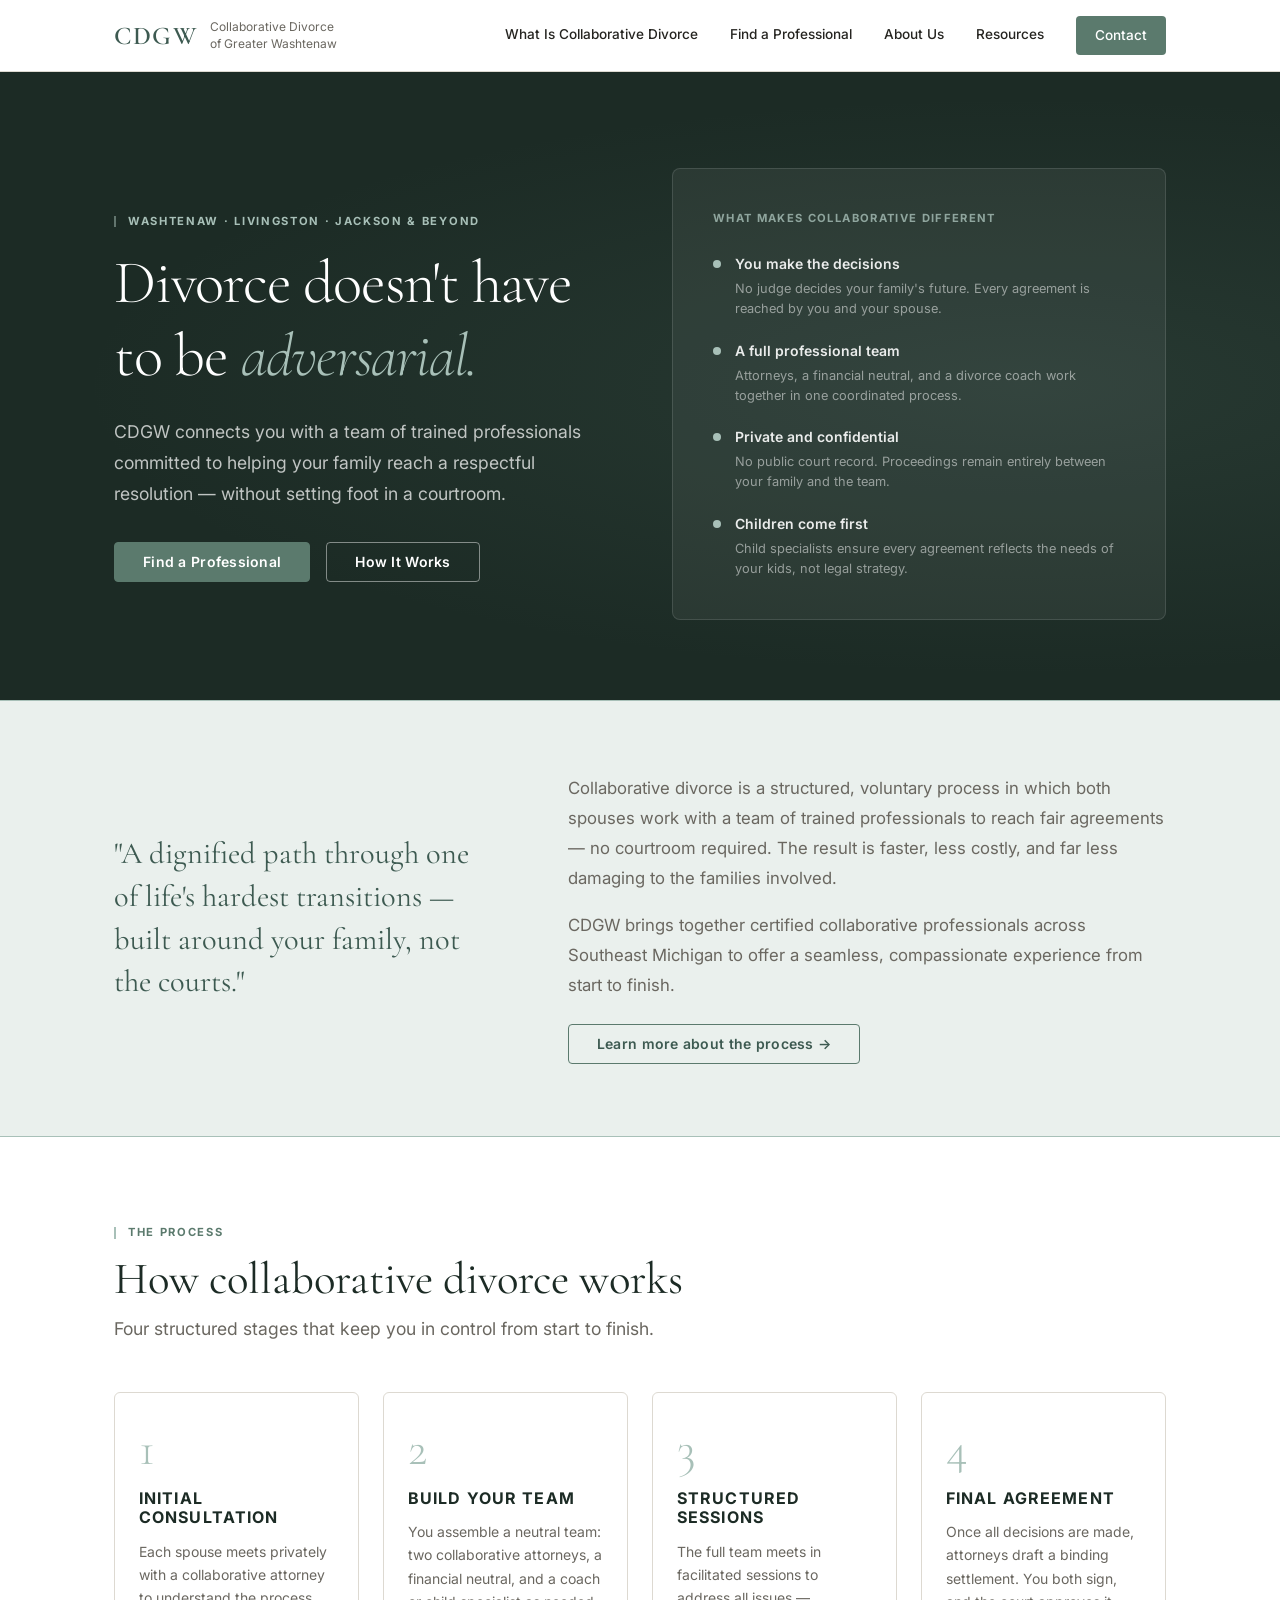
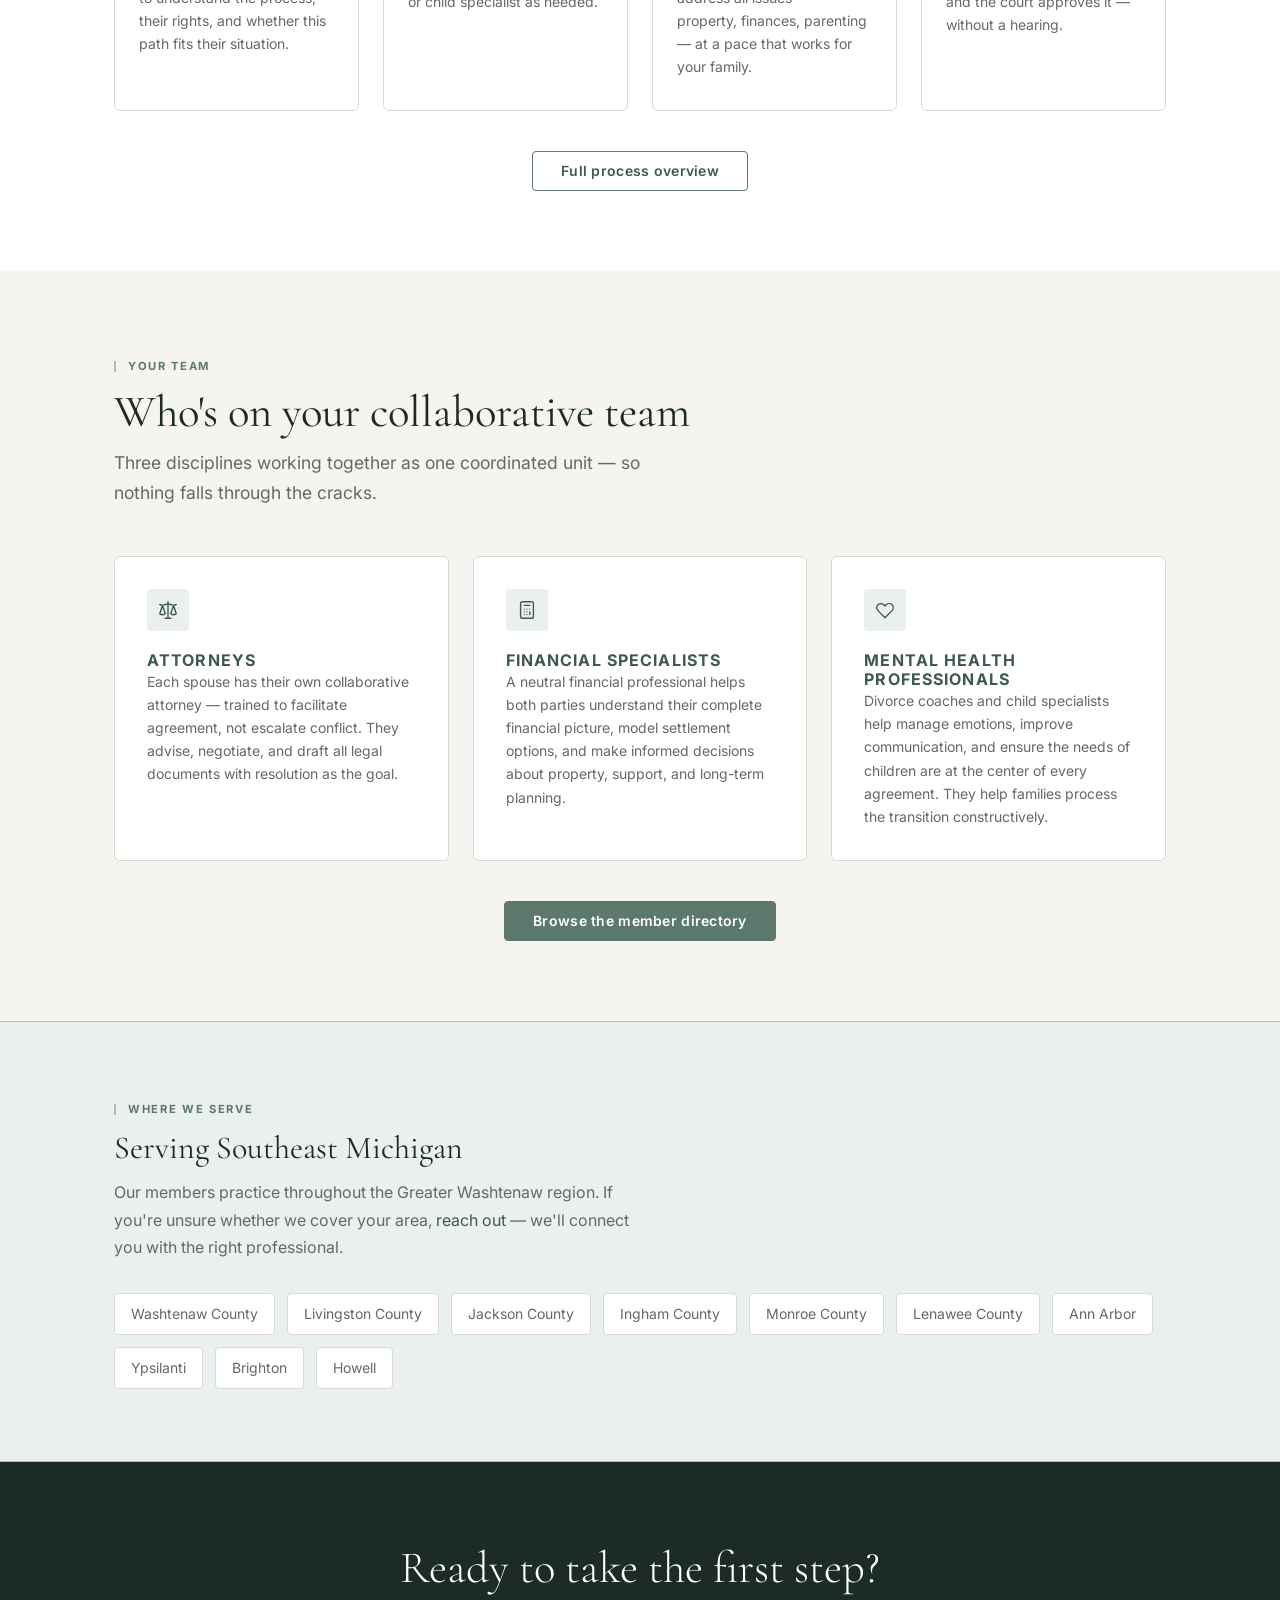
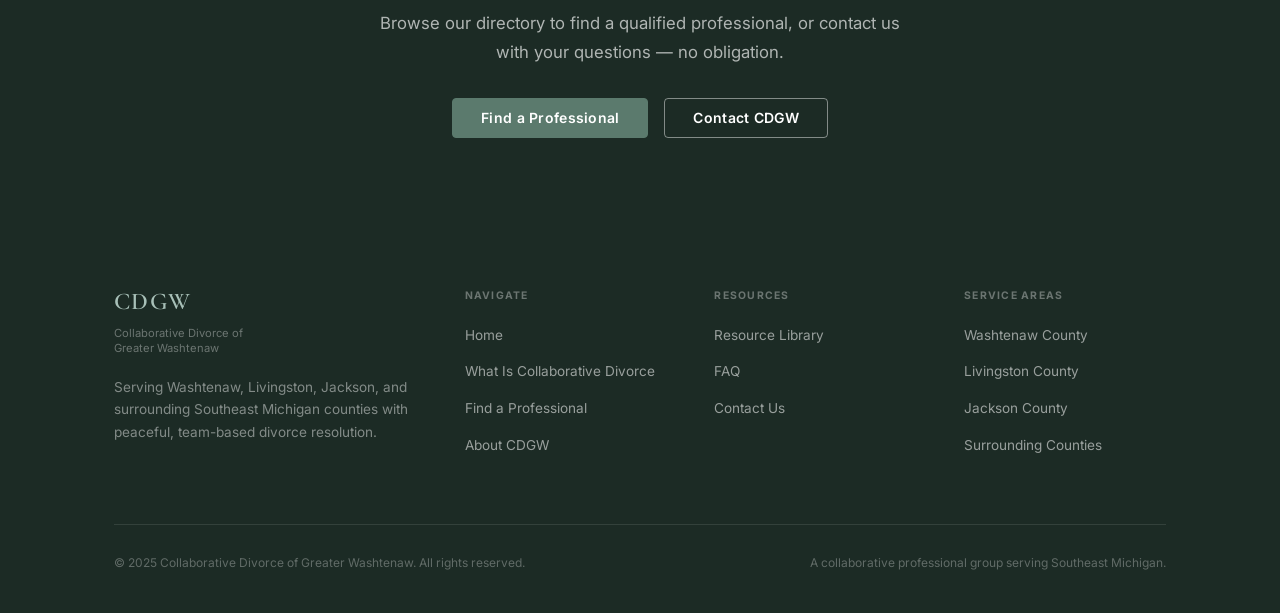
<file: index.html>
<!DOCTYPE html>
<html lang="en">
<head>
  <meta charset="UTF-8">
  <meta name="viewport" content="width=device-width, initial-scale=1.0">
  <meta name="description" content="Collaborative Divorce of Greater Washtenaw connects you with trained attorneys, financial specialists, and mental health professionals for peaceful, team-based divorce resolution serving Washtenaw, Livingston, Jackson, and surrounding Michigan counties.">
  <title>Collaborative Divorce of Greater Washtenaw — Peaceful Resolution for Southeast Michigan</title>
  <link rel="stylesheet" href="css/main.css">
</head>
<body>

<!-- HEADER -->
<header class="site-header">
  <div class="wrap">
    <div class="header-inner">
      <a href="index.html" class="logo">
        <span class="logo-mark">CDGW</span>
        <span class="logo-name">Collaborative Divorce<br>of Greater Washtenaw</span>
      </a>
      <nav class="nav" id="main-nav" aria-label="Primary">
        <a href="what-is-collaborative-divorce.html">What Is Collaborative Divorce</a>
        <a href="our-team.html">Find a Professional</a>
        <a href="about.html">About Us</a>
        <a href="resources.html">Resources</a>
        <a href="contact.html" class="nav-cta">Contact</a>
      </nav>
      <button class="nav-toggle" id="nav-toggle" aria-label="Open menu" aria-expanded="false">
        <svg width="22" height="22" fill="none" viewBox="0 0 24 24" stroke="currentColor"><path stroke-linecap="round" stroke-linejoin="round" stroke-width="2" d="M4 6h16M4 12h16M4 18h16"/></svg>
      </button>
    </div>
  </div>
</header>

<!-- HERO -->
<section class="hero">
  <div class="wrap">
    <div class="hero-grid">
      <div>
        <span class="eyebrow hero-eyebrow">Washtenaw · Livingston · Jackson &amp; Beyond</span>
        <h1>Divorce doesn't have to be <em>adversarial.</em></h1>
        <p class="hero-lead">CDGW connects you with a team of trained professionals committed to helping your family reach a respectful resolution — without setting foot in a courtroom.</p>
        <div class="hero-actions">
          <a href="our-team.html" class="btn btn-primary">Find a Professional</a>
          <a href="what-is-collaborative-divorce.html" class="btn btn-ghost">How It Works</a>
        </div>
      </div>
      <div class="hero-panel" aria-hidden="true">
        <div class="hero-panel-label">What makes collaborative different</div>
        <div class="panel-items">
          <div class="panel-item">
            <div class="panel-dot"></div>
            <div>
              <div class="panel-item-title">You make the decisions</div>
              <div class="panel-item-desc">No judge decides your family's future. Every agreement is reached by you and your spouse.</div>
            </div>
          </div>
          <div class="panel-item">
            <div class="panel-dot"></div>
            <div>
              <div class="panel-item-title">A full professional team</div>
              <div class="panel-item-desc">Attorneys, a financial neutral, and a divorce coach work together in one coordinated process.</div>
            </div>
          </div>
          <div class="panel-item">
            <div class="panel-dot"></div>
            <div>
              <div class="panel-item-title">Private and confidential</div>
              <div class="panel-item-desc">No public court record. Proceedings remain entirely between your family and the team.</div>
            </div>
          </div>
          <div class="panel-item">
            <div class="panel-dot"></div>
            <div>
              <div class="panel-item-title">Children come first</div>
              <div class="panel-item-desc">Child specialists ensure every agreement reflects the needs of your kids, not legal strategy.</div>
            </div>
          </div>
        </div>
      </div>
    </div>
  </div>
</section>

<!-- INTRO BAND -->
<div class="intro-band">
  <div class="wrap">
    <div class="intro-band-inner">
      <div class="intro-quote">"A dignified path through one of life's hardest transitions — built around your family, not the courts."</div>
      <div class="intro-body">
        <p>Collaborative divorce is a structured, voluntary process in which both spouses work with a team of trained professionals to reach fair agreements — no courtroom required. The result is faster, less costly, and far less damaging to the families involved.</p>
        <p style="margin-bottom:1.5rem">CDGW brings together certified collaborative professionals across Southeast Michigan to offer a seamless, compassionate experience from start to finish.</p>
        <a href="what-is-collaborative-divorce.html" class="btn btn-outline">Learn more about the process →</a>
      </div>
    </div>
  </div>
</div>

<!-- HOW IT WORKS -->
<section class="sec" style="background:var(--surface)">
  <div class="wrap">
    <span class="eyebrow">The Process</span>
    <h2 class="sec-title">How collaborative divorce works</h2>
    <p class="sec-sub">Four structured stages that keep you in control from start to finish.</p>
    <div class="steps-grid">
      <div class="step">
        <div class="step-num">1</div>
        <h4>Initial Consultation</h4>
        <p>Each spouse meets privately with a collaborative attorney to understand the process, their rights, and whether this path fits their situation.</p>
      </div>
      <div class="step">
        <div class="step-num">2</div>
        <h4>Build Your Team</h4>
        <p>You assemble a neutral team: two collaborative attorneys, a financial neutral, and a coach or child specialist as needed.</p>
      </div>
      <div class="step">
        <div class="step-num">3</div>
        <h4>Structured Sessions</h4>
        <p>The full team meets in facilitated sessions to address all issues — property, finances, parenting — at a pace that works for your family.</p>
      </div>
      <div class="step">
        <div class="step-num">4</div>
        <h4>Final Agreement</h4>
        <p>Once all decisions are made, attorneys draft a binding settlement. You both sign, and the court approves it — without a hearing.</p>
      </div>
    </div>
    <div style="text-align:center;margin-top:2.5rem">
      <a href="what-is-collaborative-divorce.html" class="btn btn-outline">Full process overview</a>
    </div>
  </div>
</section>

<!-- YOUR TEAM -->
<section class="sec">
  <div class="wrap">
    <span class="eyebrow">Your Team</span>
    <h2 class="sec-title">Who's on your collaborative team</h2>
    <p class="sec-sub">Three disciplines working together as one coordinated unit — so nothing falls through the cracks.</p>
    <div class="roles-grid">
      <div class="role-card">
        <div class="role-icon">
          <svg width="22" height="22" fill="none" viewBox="0 0 24 24" stroke="currentColor"><path stroke-linecap="round" stroke-linejoin="round" stroke-width="1.5" d="M3 6l3 1m0 0l-3 9a5.002 5.002 0 006.001 0M6 7l3 9M6 7l6-2m6 2l3-1m-3 1l-3 9a5.002 5.002 0 006.001 0M18 7l3 9m-3-9l-6-2m0-2v2m0 16V5m0 16H9m3 0h3"/></svg>
        </div>
        <h4>Attorneys</h4>
        <p>Each spouse has their own collaborative attorney — trained to facilitate agreement, not escalate conflict. They advise, negotiate, and draft all legal documents with resolution as the goal.</p>
      </div>
      <div class="role-card">
        <div class="role-icon">
          <svg width="22" height="22" fill="none" viewBox="0 0 24 24" stroke="currentColor"><path stroke-linecap="round" stroke-linejoin="round" stroke-width="1.5" d="M9 7h6m0 10v-3m-3 3h.01M9 17h.01M9 14h.01M12 14h.01M15 11h.01M12 11h.01M9 11h.01M7 21h10a2 2 0 002-2V5a2 2 0 00-2-2H7a2 2 0 00-2 2v14a2 2 0 002 2z"/></svg>
        </div>
        <h4>Financial Specialists</h4>
        <p>A neutral financial professional helps both parties understand their complete financial picture, model settlement options, and make informed decisions about property, support, and long-term planning.</p>
      </div>
      <div class="role-card">
        <div class="role-icon">
          <svg width="22" height="22" fill="none" viewBox="0 0 24 24" stroke="currentColor"><path stroke-linecap="round" stroke-linejoin="round" stroke-width="1.5" d="M4.318 6.318a4.5 4.5 0 000 6.364L12 20.364l7.682-7.682a4.5 4.5 0 00-6.364-6.364L12 7.636l-1.318-1.318a4.5 4.5 0 00-6.364 0z"/></svg>
        </div>
        <h4>Mental Health Professionals</h4>
        <p>Divorce coaches and child specialists help manage emotions, improve communication, and ensure the needs of children are at the center of every agreement. They help families process the transition constructively.</p>
      </div>
    </div>
    <div style="text-align:center;margin-top:2.5rem">
      <a href="our-team.html" class="btn btn-primary">Browse the member directory</a>
    </div>
  </div>
</section>

<!-- SERVICE AREAS -->
<div class="intro-band">
  <div class="wrap">
    <span class="eyebrow">Where We Serve</span>
    <h3 style="margin-bottom:.75rem">Serving Southeast Michigan</h3>
    <p style="color:var(--muted);max-width:520px;margin-bottom:0">Our members practice throughout the Greater Washtenaw region. If you're unsure whether we cover your area, <a href="contact.html">reach out</a> — we'll connect you with the right professional.</p>
    <div class="areas-wrap">
      <span class="area-tag">Washtenaw County</span>
      <span class="area-tag">Livingston County</span>
      <span class="area-tag">Jackson County</span>
      <span class="area-tag">Ingham County</span>
      <span class="area-tag">Monroe County</span>
      <span class="area-tag">Lenawee County</span>
      <span class="area-tag">Ann Arbor</span>
      <span class="area-tag">Ypsilanti</span>
      <span class="area-tag">Brighton</span>
      <span class="area-tag">Howell</span>
    </div>
  </div>
</div>

<!-- CTA BAND -->
<div class="cta-band">
  <div class="wrap">
    <h2>Ready to take the first step?</h2>
    <p>Browse our directory to find a qualified professional, or contact us with your questions — no obligation.</p>
    <div class="btns">
      <a href="our-team.html" class="btn btn-primary">Find a Professional</a>
      <a href="contact.html" class="btn btn-ghost">Contact CDGW</a>
    </div>
  </div>
</div>

<!-- FOOTER -->
<footer class="site-footer">
  <div class="wrap">
    <div class="footer-grid">
      <div class="footer-logo">
        <span class="logo-mark">CDGW</span>
        <div class="logo-name">Collaborative Divorce of Greater Washtenaw</div>
        <p>Serving Washtenaw, Livingston, Jackson, and surrounding Southeast Michigan counties with peaceful, team-based divorce resolution.</p>
      </div>
      <div class="footer-col">
        <h5>Navigate</h5>
        <ul>
          <li><a href="index.html">Home</a></li>
          <li><a href="what-is-collaborative-divorce.html">What Is Collaborative Divorce</a></li>
          <li><a href="our-team.html">Find a Professional</a></li>
          <li><a href="about.html">About CDGW</a></li>
        </ul>
      </div>
      <div class="footer-col">
        <h5>Resources</h5>
        <ul>
          <li><a href="resources.html">Resource Library</a></li>
          <li><a href="resources.html#faq">FAQ</a></li>
          <li><a href="contact.html">Contact Us</a></li>
        </ul>
      </div>
      <div class="footer-col">
        <h5>Service Areas</h5>
        <ul>
          <li><a href="#">Washtenaw County</a></li>
          <li><a href="#">Livingston County</a></li>
          <li><a href="#">Jackson County</a></li>
          <li><a href="#">Surrounding Counties</a></li>
        </ul>
      </div>
    </div>
    <div class="footer-bottom">
      <span>&copy; 2025 Collaborative Divorce of Greater Washtenaw. All rights reserved.</span>
      <span>A collaborative professional group serving Southeast Michigan.</span>
    </div>
  </div>
</footer>

<script src="js/main.js"></script>
</body>
</html>
</file>
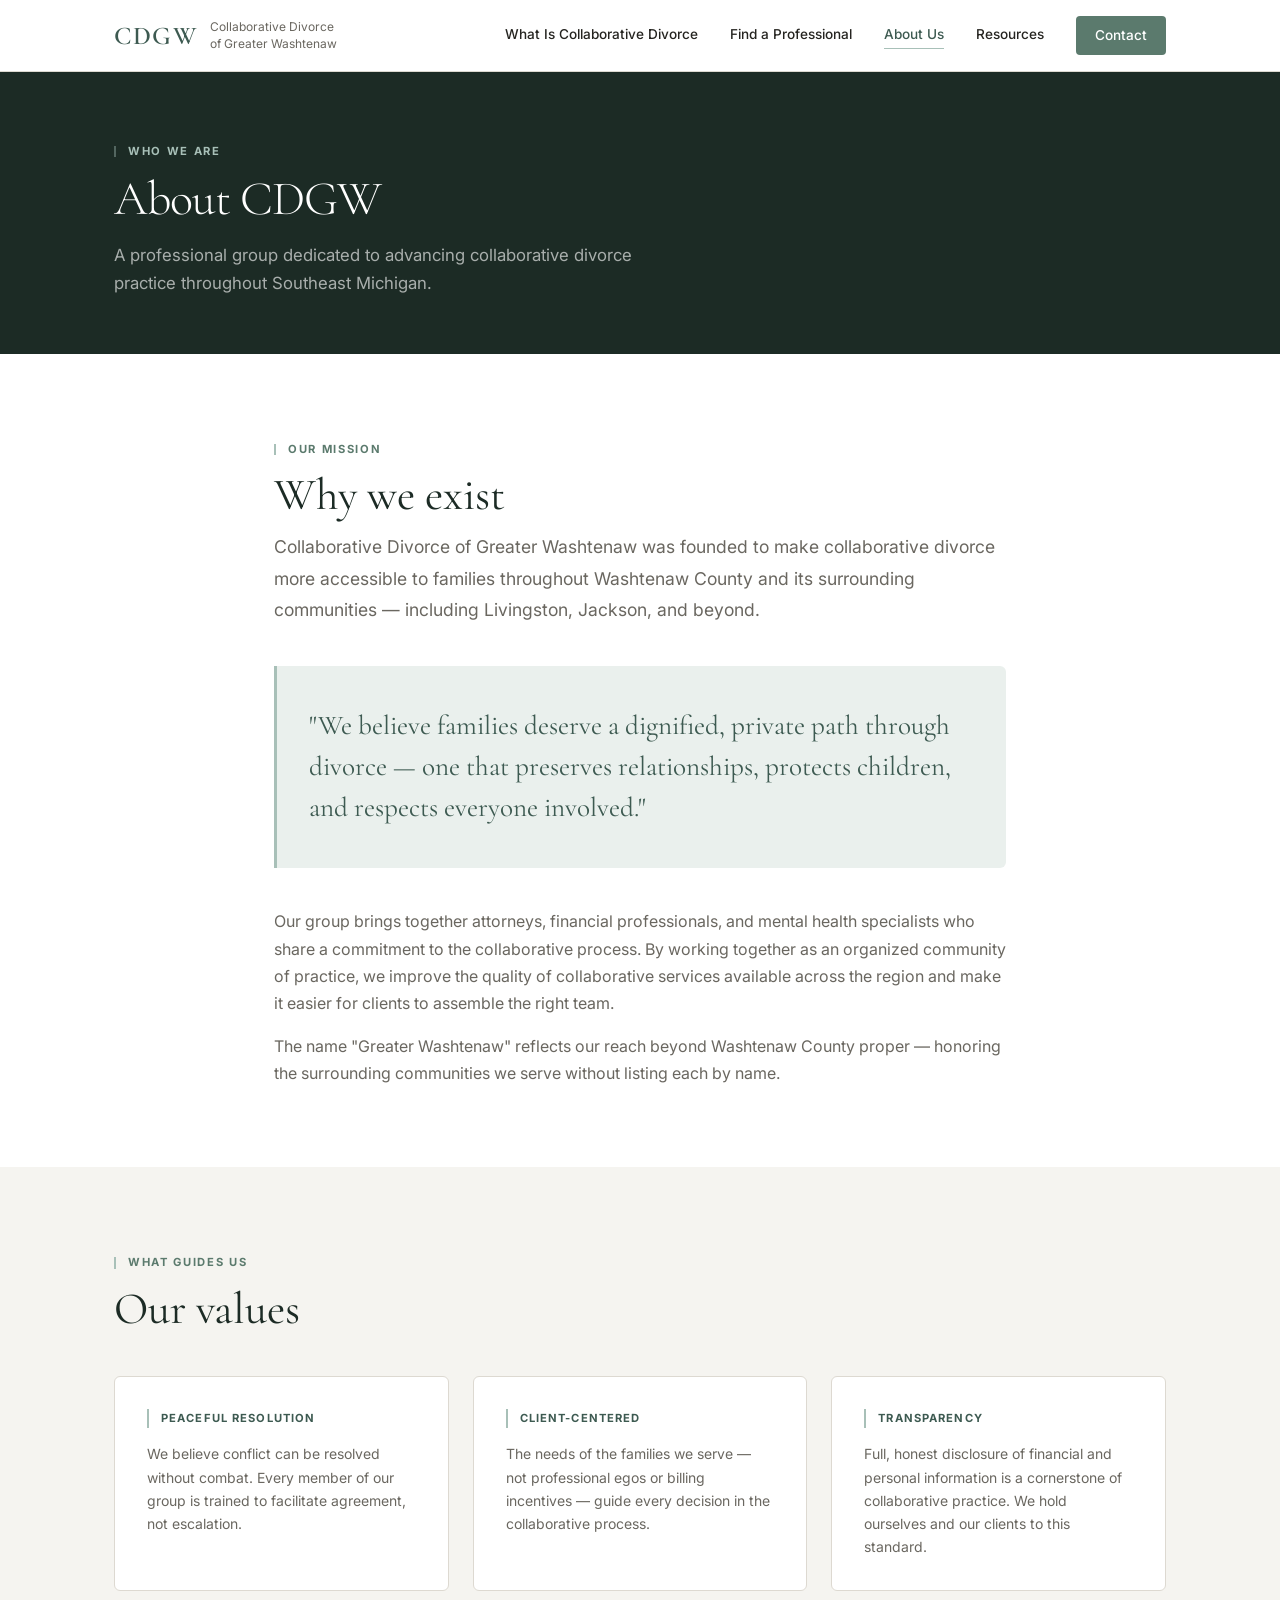
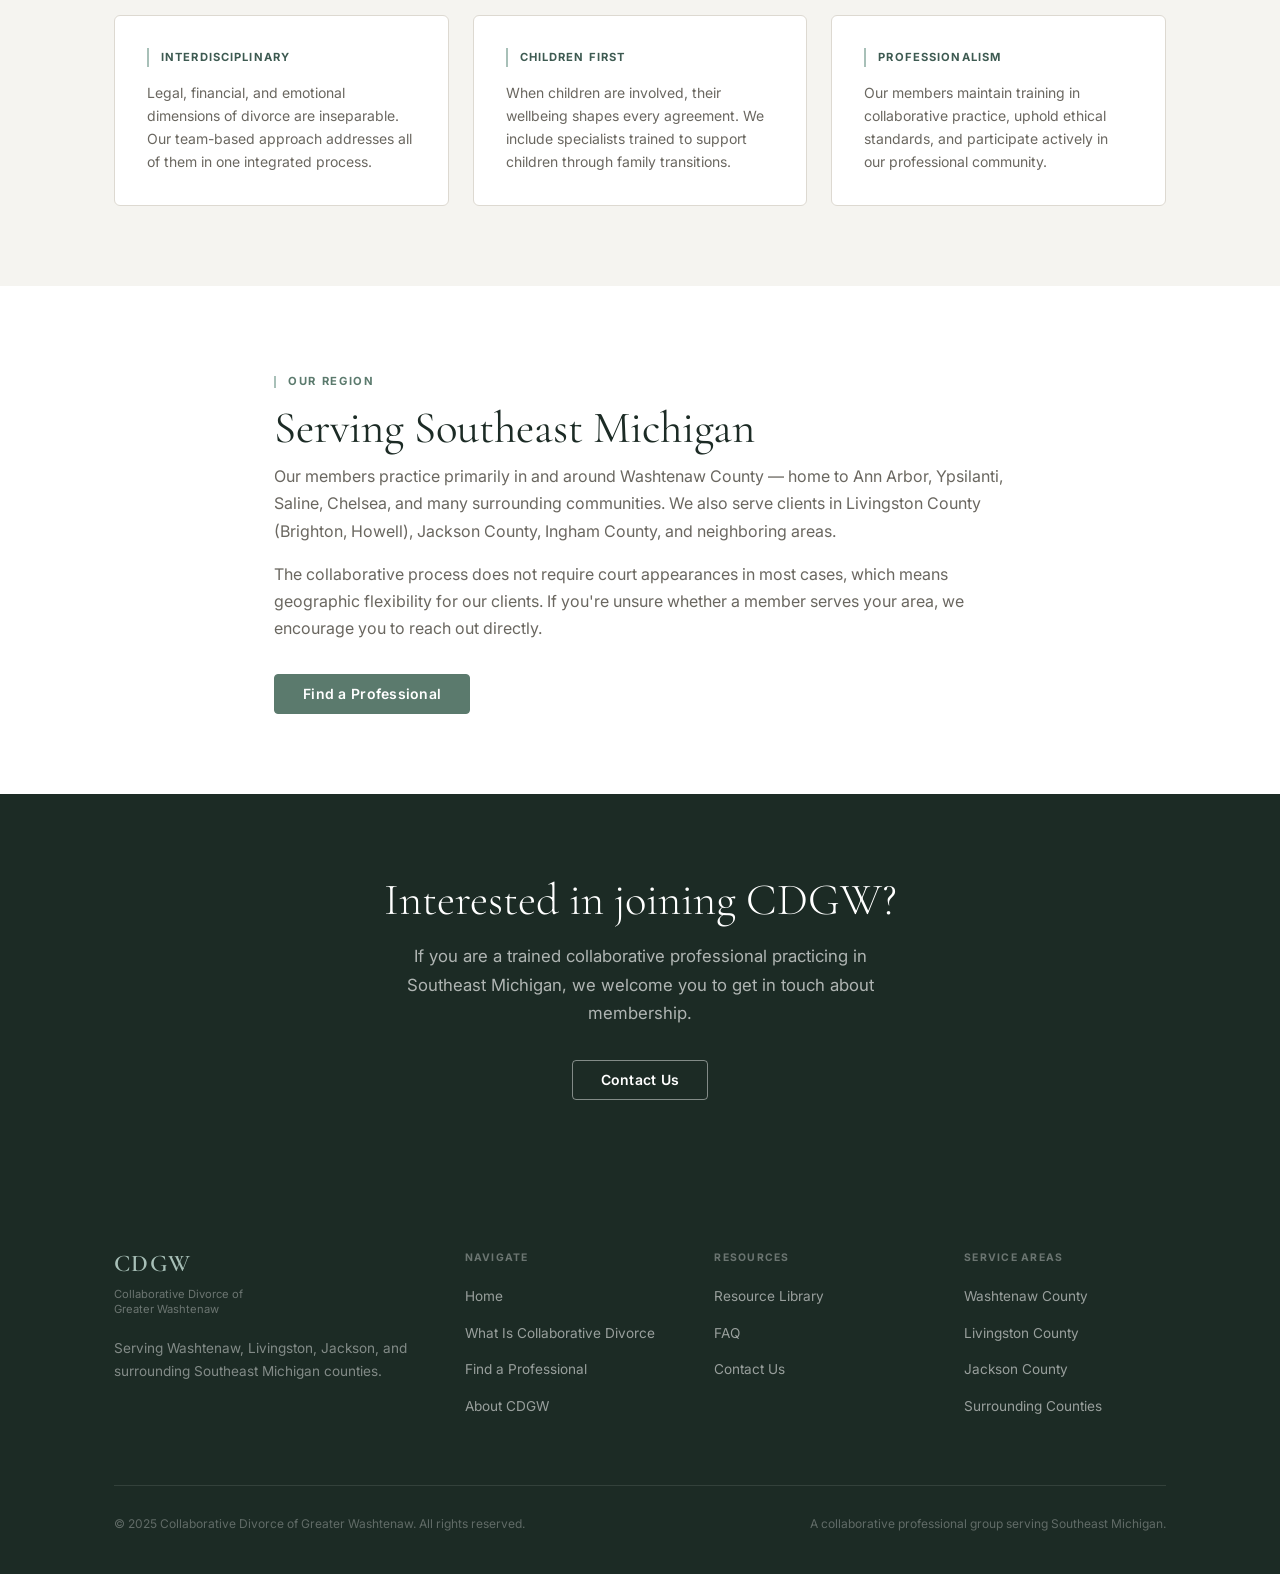
<file: about.html>
<!DOCTYPE html>
<html lang="en">
<head>
  <meta charset="UTF-8">
  <meta name="viewport" content="width=device-width, initial-scale=1.0">
  <meta name="description" content="Learn about Collaborative Divorce of Greater Washtenaw — our mission, values, and the region we serve.">
  <title>About CDGW — Collaborative Divorce of Greater Washtenaw</title>
  <link rel="stylesheet" href="css/main.css">
</head>
<body>

<header class="site-header">
  <div class="wrap">
    <div class="header-inner">
      <a href="index.html" class="logo">
        <span class="logo-mark">CDGW</span>
        <span class="logo-name">Collaborative Divorce<br>of Greater Washtenaw</span>
      </a>
      <nav class="nav" id="main-nav" aria-label="Primary">
        <a href="what-is-collaborative-divorce.html">What Is Collaborative Divorce</a>
        <a href="our-team.html">Find a Professional</a>
        <a href="about.html">About Us</a>
        <a href="resources.html">Resources</a>
        <a href="contact.html" class="nav-cta">Contact</a>
      </nav>
      <button class="nav-toggle" id="nav-toggle" aria-label="Open menu" aria-expanded="false">
        <svg width="22" height="22" fill="none" viewBox="0 0 24 24" stroke="currentColor"><path stroke-linecap="round" stroke-linejoin="round" stroke-width="2" d="M4 6h16M4 12h16M4 18h16"/></svg>
      </button>
    </div>
  </div>
</header>

<section class="page-hero">
  <div class="wrap">
    <span class="eyebrow">Who We Are</span>
    <h1>About CDGW</h1>
    <p>A professional group dedicated to advancing collaborative divorce practice throughout Southeast Michigan.</p>
  </div>
</section>

<!-- MISSION -->
<section class="sec" style="background:var(--surface)">
  <div class="wrap" style="max-width:780px">
    <span class="eyebrow">Our Mission</span>
    <h2 class="sec-title">Why we exist</h2>
    <p style="font-size:1.1rem;color:var(--muted);line-height:1.8">Collaborative Divorce of Greater Washtenaw was founded to make collaborative divorce more accessible to families throughout Washtenaw County and its surrounding communities — including Livingston, Jackson, and beyond.</p>

    <blockquote class="mission-quote">
      "We believe families deserve a dignified, private path through divorce — one that preserves relationships, protects children, and respects everyone involved."
    </blockquote>

    <p style="color:var(--muted)">Our group brings together attorneys, financial professionals, and mental health specialists who share a commitment to the collaborative process. By working together as an organized community of practice, we improve the quality of collaborative services available across the region and make it easier for clients to assemble the right team.</p>
    <p style="color:var(--muted)">The name "Greater Washtenaw" reflects our reach beyond Washtenaw County proper — honoring the surrounding communities we serve without listing each by name.</p>
  </div>
</section>

<!-- VALUES -->
<section class="sec">
  <div class="wrap">
    <span class="eyebrow">What Guides Us</span>
    <h2 class="sec-title">Our values</h2>
    <div class="values-grid">
      <div class="value-card">
        <div class="value-title">Peaceful Resolution</div>
        <p>We believe conflict can be resolved without combat. Every member of our group is trained to facilitate agreement, not escalation.</p>
      </div>
      <div class="value-card">
        <div class="value-title">Client-Centered</div>
        <p>The needs of the families we serve — not professional egos or billing incentives — guide every decision in the collaborative process.</p>
      </div>
      <div class="value-card">
        <div class="value-title">Transparency</div>
        <p>Full, honest disclosure of financial and personal information is a cornerstone of collaborative practice. We hold ourselves and our clients to this standard.</p>
      </div>
      <div class="value-card">
        <div class="value-title">Interdisciplinary</div>
        <p>Legal, financial, and emotional dimensions of divorce are inseparable. Our team-based approach addresses all of them in one integrated process.</p>
      </div>
      <div class="value-card">
        <div class="value-title">Children First</div>
        <p>When children are involved, their wellbeing shapes every agreement. We include specialists trained to support children through family transitions.</p>
      </div>
      <div class="value-card">
        <div class="value-title">Professionalism</div>
        <p>Our members maintain training in collaborative practice, uphold ethical standards, and participate actively in our professional community.</p>
      </div>
    </div>
  </div>
</section>

<!-- REGION -->
<section class="sec" style="background:var(--surface)">
  <div class="wrap" style="max-width:780px">
    <span class="eyebrow">Our Region</span>
    <h2 class="sec-title">Serving Southeast Michigan</h2>
    <p style="color:var(--muted)">Our members practice primarily in and around Washtenaw County — home to Ann Arbor, Ypsilanti, Saline, Chelsea, and many surrounding communities. We also serve clients in Livingston County (Brighton, Howell), Jackson County, Ingham County, and neighboring areas.</p>
    <p style="color:var(--muted)">The collaborative process does not require court appearances in most cases, which means geographic flexibility for our clients. If you're unsure whether a member serves your area, we encourage you to reach out directly.</p>
    <div style="margin-top:2rem">
      <a href="our-team.html" class="btn btn-primary">Find a Professional</a>
    </div>
  </div>
</section>

<div class="cta-band">
  <div class="wrap">
    <h2>Interested in joining CDGW?</h2>
    <p>If you are a trained collaborative professional practicing in Southeast Michigan, we welcome you to get in touch about membership.</p>
    <div class="btns">
      <a href="contact.html" class="btn btn-ghost">Contact Us</a>
    </div>
  </div>
</div>

<footer class="site-footer">
  <div class="wrap">
    <div class="footer-grid">
      <div class="footer-logo"><span class="logo-mark">CDGW</span><div class="logo-name">Collaborative Divorce of Greater Washtenaw</div><p>Serving Washtenaw, Livingston, Jackson, and surrounding Southeast Michigan counties.</p></div>
      <div class="footer-col"><h5>Navigate</h5><ul><li><a href="index.html">Home</a></li><li><a href="what-is-collaborative-divorce.html">What Is Collaborative Divorce</a></li><li><a href="our-team.html">Find a Professional</a></li><li><a href="about.html">About CDGW</a></li></ul></div>
      <div class="footer-col"><h5>Resources</h5><ul><li><a href="resources.html">Resource Library</a></li><li><a href="resources.html#faq">FAQ</a></li><li><a href="contact.html">Contact Us</a></li></ul></div>
      <div class="footer-col"><h5>Service Areas</h5><ul><li><a href="#">Washtenaw County</a></li><li><a href="#">Livingston County</a></li><li><a href="#">Jackson County</a></li><li><a href="#">Surrounding Counties</a></li></ul></div>
    </div>
    <div class="footer-bottom"><span>&copy; 2025 Collaborative Divorce of Greater Washtenaw. All rights reserved.</span><span>A collaborative professional group serving Southeast Michigan.</span></div>
  </div>
</footer>

<script src="js/main.js"></script>
</body>
</html>
</file>
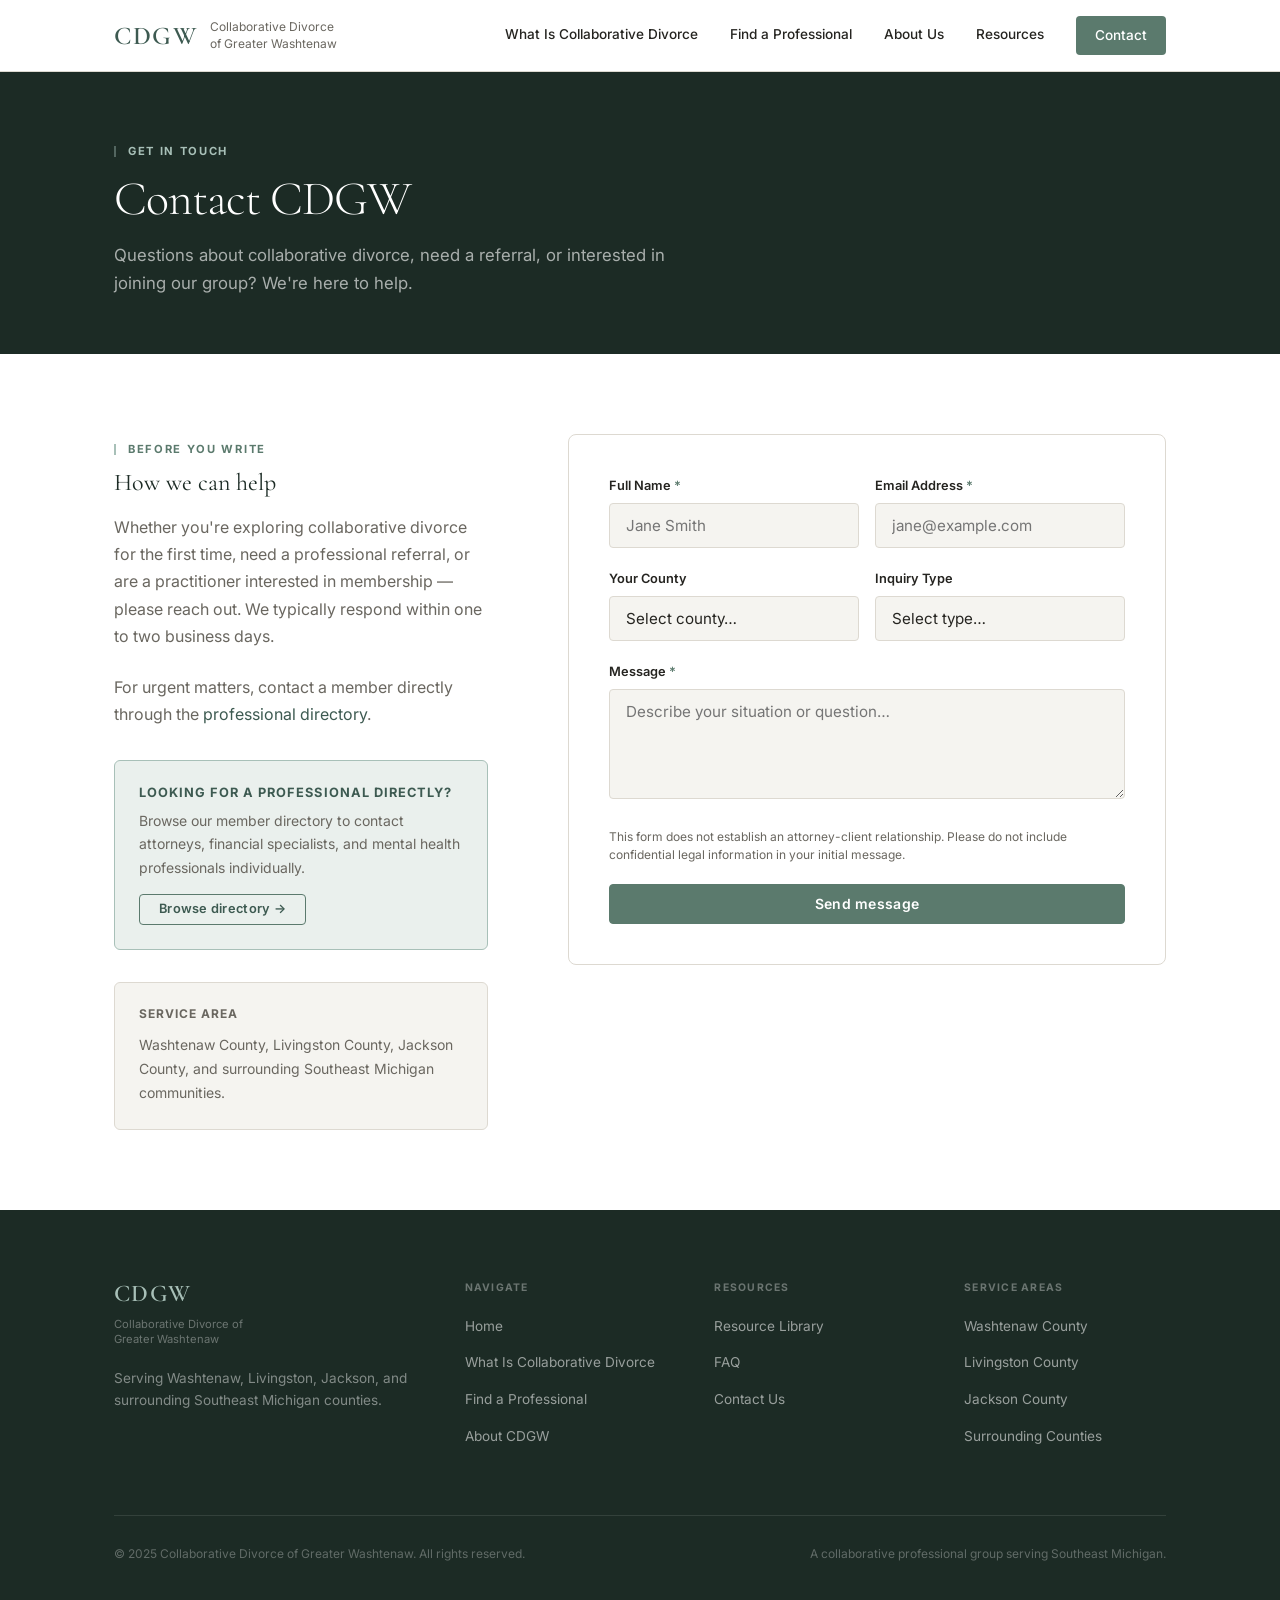
<file: contact.html>
<!DOCTYPE html>
<html lang="en">
<head>
  <meta charset="UTF-8">
  <meta name="viewport" content="width=device-width, initial-scale=1.0">
  <meta name="description" content="Contact Collaborative Divorce of Greater Washtenaw — reach out with questions or to be connected with a professional in your area.">
  <title>Contact — CDGW</title>
  <link rel="stylesheet" href="css/main.css">
</head>
<body>

<header class="site-header">
  <div class="wrap">
    <div class="header-inner">
      <a href="index.html" class="logo">
        <span class="logo-mark">CDGW</span>
        <span class="logo-name">Collaborative Divorce<br>of Greater Washtenaw</span>
      </a>
      <nav class="nav" id="main-nav" aria-label="Primary">
        <a href="what-is-collaborative-divorce.html">What Is Collaborative Divorce</a>
        <a href="our-team.html">Find a Professional</a>
        <a href="about.html">About Us</a>
        <a href="resources.html">Resources</a>
        <a href="contact.html" class="nav-cta">Contact</a>
      </nav>
      <button class="nav-toggle" id="nav-toggle" aria-label="Open menu" aria-expanded="false">
        <svg width="22" height="22" fill="none" viewBox="0 0 24 24" stroke="currentColor"><path stroke-linecap="round" stroke-linejoin="round" stroke-width="2" d="M4 6h16M4 12h16M4 18h16"/></svg>
      </button>
    </div>
  </div>
</header>

<section class="page-hero">
  <div class="wrap">
    <span class="eyebrow">Get in Touch</span>
    <h1>Contact CDGW</h1>
    <p>Questions about collaborative divorce, need a referral, or interested in joining our group? We're here to help.</p>
  </div>
</section>

<section class="sec" style="background:var(--surface)">
  <div class="wrap">
    <div class="contact-layout">

      <div class="contact-aside">
        <span class="eyebrow">Before You Write</span>
        <h3 style="font-size:1.5rem">How we can help</h3>
        <p>Whether you're exploring collaborative divorce for the first time, need a professional referral, or are a practitioner interested in membership — please reach out. We typically respond within one to two business days.</p>
        <p>For urgent matters, contact a member directly through the <a href="our-team.html">professional directory</a>.</p>

        <div class="tip-box">
          <h5>Looking for a professional directly?</h5>
          <p>Browse our member directory to contact attorneys, financial specialists, and mental health professionals individually.</p>
          <a href="our-team.html" class="btn btn-outline btn-sm">Browse directory →</a>
        </div>

        <div style="margin-top:2rem;padding:1.5rem;background:var(--bg);border:1px solid var(--border);border-radius:6px">
          <h5 style="font-family:var(--sans);font-size:.75rem;font-weight:700;text-transform:uppercase;letter-spacing:.08em;color:var(--muted);margin-bottom:.75rem">Service area</h5>
          <p style="font-size:.875rem;color:var(--muted);margin-bottom:0">Washtenaw County, Livingston County, Jackson County, and surrounding Southeast Michigan communities.</p>
        </div>
      </div>

      <div class="contact-form-wrap">
        <div class="form-error" id="form-error" style="display:none">Please fill in all required fields.</div>
        <form id="contact-form" novalidate>
          <div class="form-row">
            <div class="form-group">
              <label for="contact_name">Full Name <span class="req">*</span></label>
              <input type="text" id="contact_name" name="contact_name" placeholder="Jane Smith" autocomplete="name">
            </div>
            <div class="form-group">
              <label for="contact_email">Email Address <span class="req">*</span></label>
              <input type="email" id="contact_email" name="contact_email" placeholder="jane@example.com" autocomplete="email">
            </div>
          </div>
          <div class="form-row">
            <div class="form-group">
              <label for="contact_county">Your County</label>
              <select id="contact_county" name="contact_county">
                <option value="">Select county…</option>
                <option>Washtenaw</option>
                <option>Livingston</option>
                <option>Jackson</option>
                <option>Ingham</option>
                <option>Monroe</option>
                <option>Lenawee</option>
                <option>Other</option>
              </select>
            </div>
            <div class="form-group">
              <label for="contact_inquiry">Inquiry Type</label>
              <select id="contact_inquiry" name="contact_inquiry">
                <option value="">Select type…</option>
                <option>General question about collaborative divorce</option>
                <option>Looking for a professional referral</option>
                <option>Interested in joining CDGW</option>
                <option>Media or press inquiry</option>
                <option>Other</option>
              </select>
            </div>
          </div>
          <div class="form-group">
            <label for="contact_message">Message <span class="req">*</span></label>
            <textarea id="contact_message" name="contact_message" placeholder="Describe your situation or question…"></textarea>
          </div>
          <p class="form-note">This form does not establish an attorney-client relationship. Please do not include confidential legal information in your initial message.</p>
          <button type="submit" class="btn btn-primary" style="width:100%;justify-content:center">Send message</button>
        </form>
      </div>

    </div>
  </div>
</section>

<footer class="site-footer">
  <div class="wrap">
    <div class="footer-grid">
      <div class="footer-logo"><span class="logo-mark">CDGW</span><div class="logo-name">Collaborative Divorce of Greater Washtenaw</div><p>Serving Washtenaw, Livingston, Jackson, and surrounding Southeast Michigan counties.</p></div>
      <div class="footer-col"><h5>Navigate</h5><ul><li><a href="index.html">Home</a></li><li><a href="what-is-collaborative-divorce.html">What Is Collaborative Divorce</a></li><li><a href="our-team.html">Find a Professional</a></li><li><a href="about.html">About CDGW</a></li></ul></div>
      <div class="footer-col"><h5>Resources</h5><ul><li><a href="resources.html">Resource Library</a></li><li><a href="resources.html#faq">FAQ</a></li><li><a href="contact.html">Contact Us</a></li></ul></div>
      <div class="footer-col"><h5>Service Areas</h5><ul><li><a href="#">Washtenaw County</a></li><li><a href="#">Livingston County</a></li><li><a href="#">Jackson County</a></li><li><a href="#">Surrounding Counties</a></li></ul></div>
    </div>
    <div class="footer-bottom"><span>&copy; 2025 Collaborative Divorce of Greater Washtenaw. All rights reserved.</span><span>A collaborative professional group serving Southeast Michigan.</span></div>
  </div>
</footer>

<script src="js/main.js"></script>
</body>
</html>
</file>
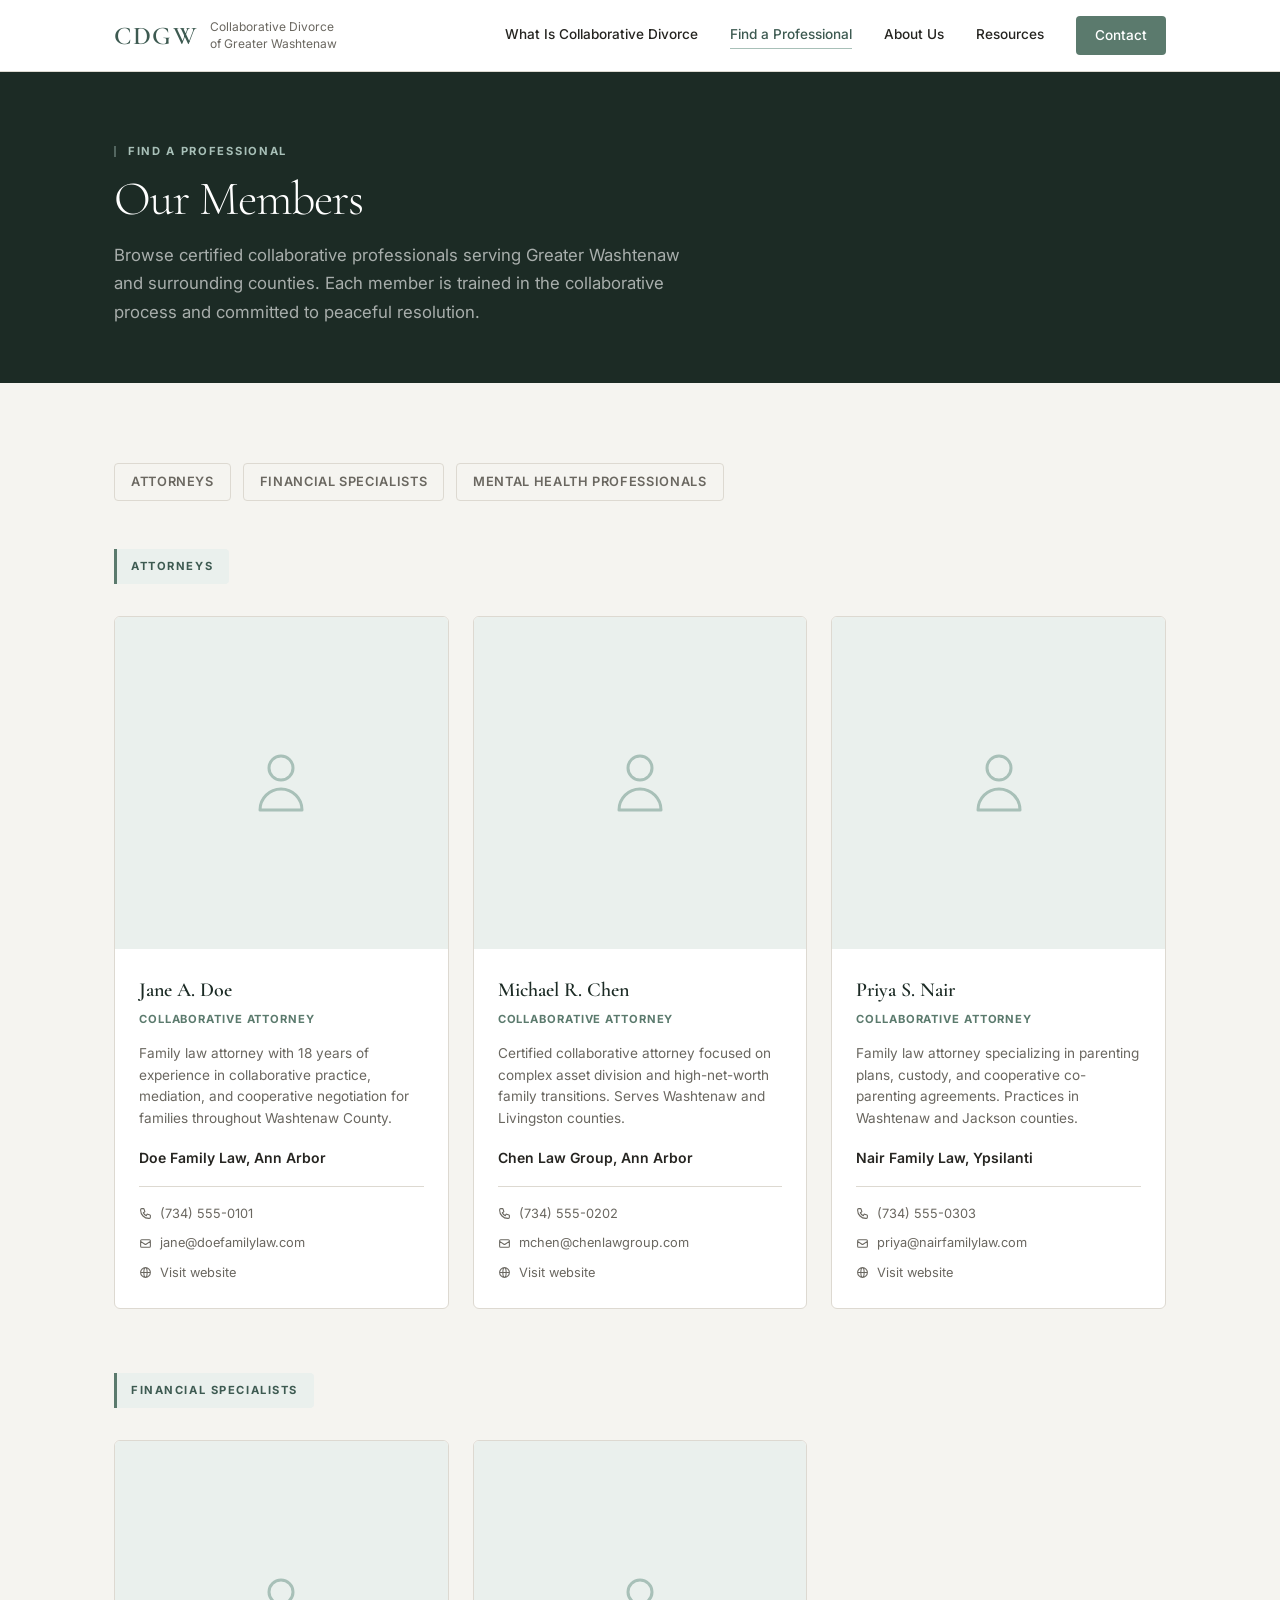
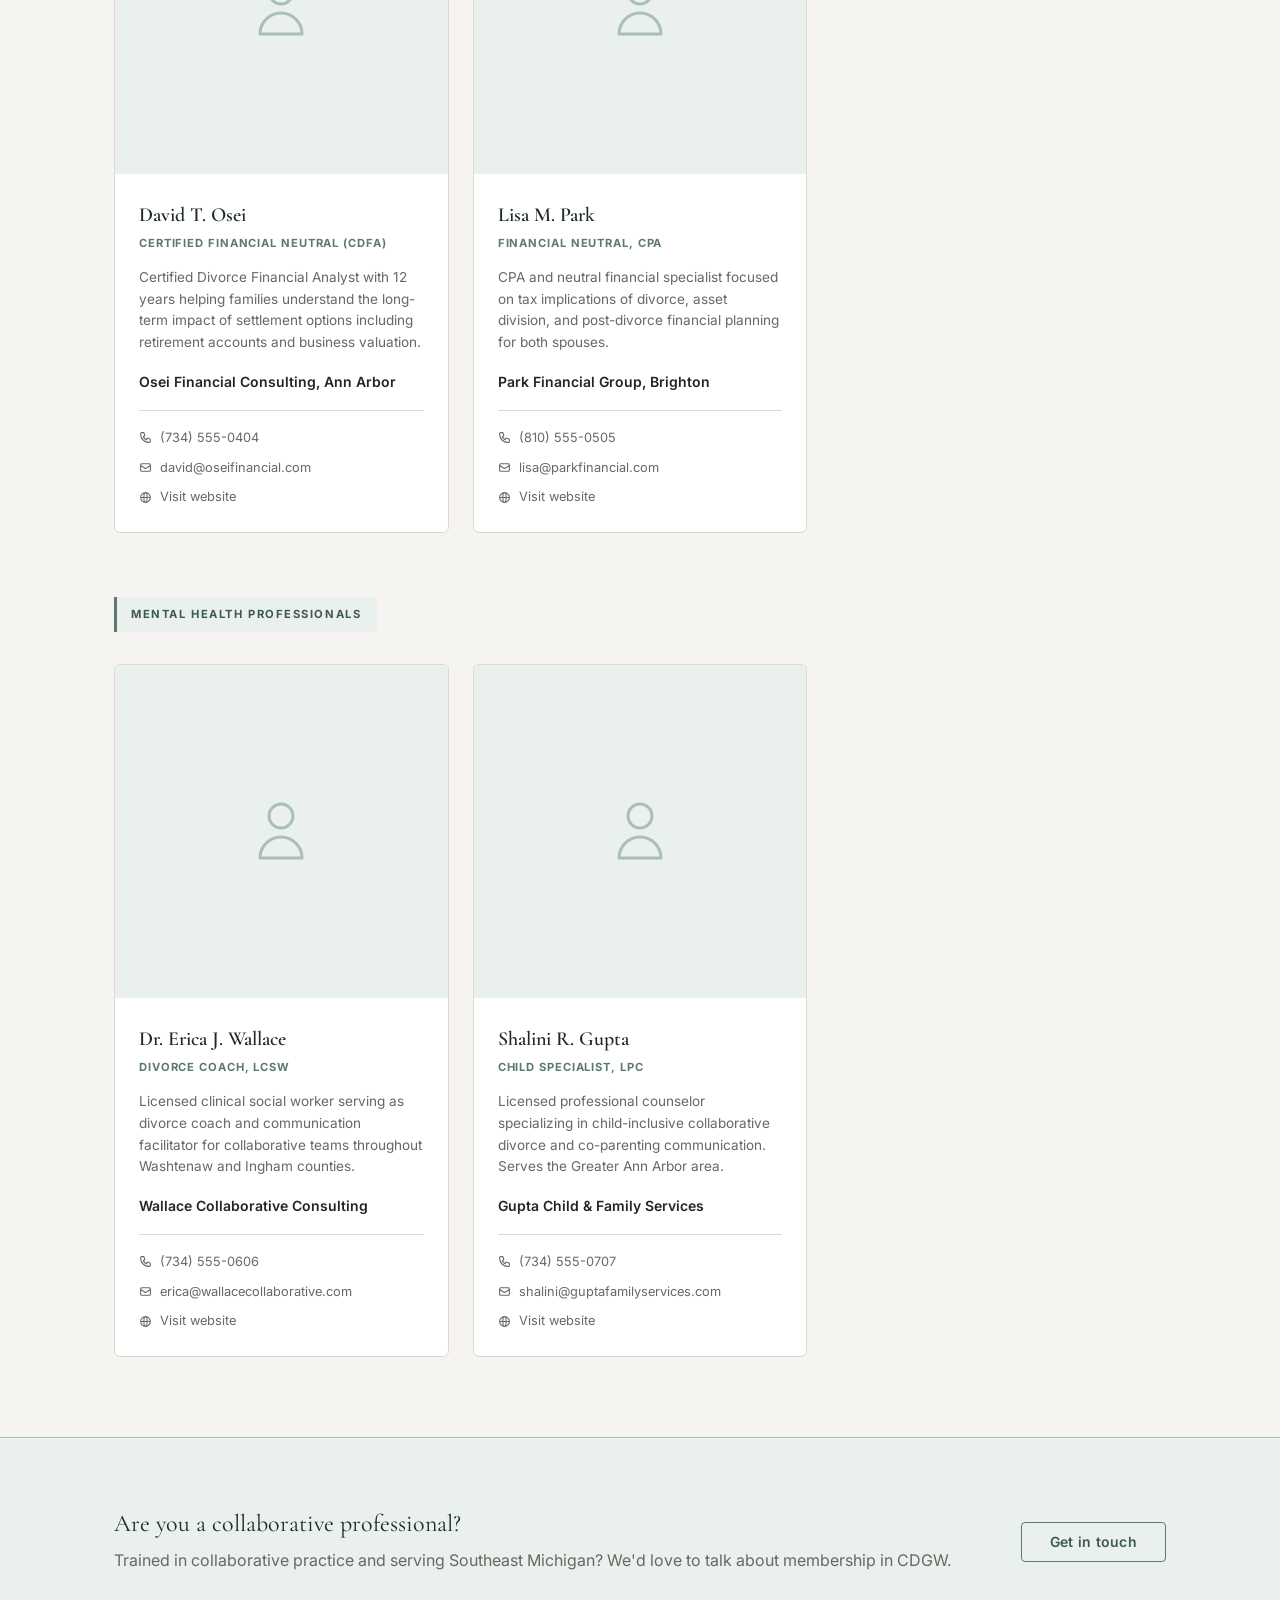
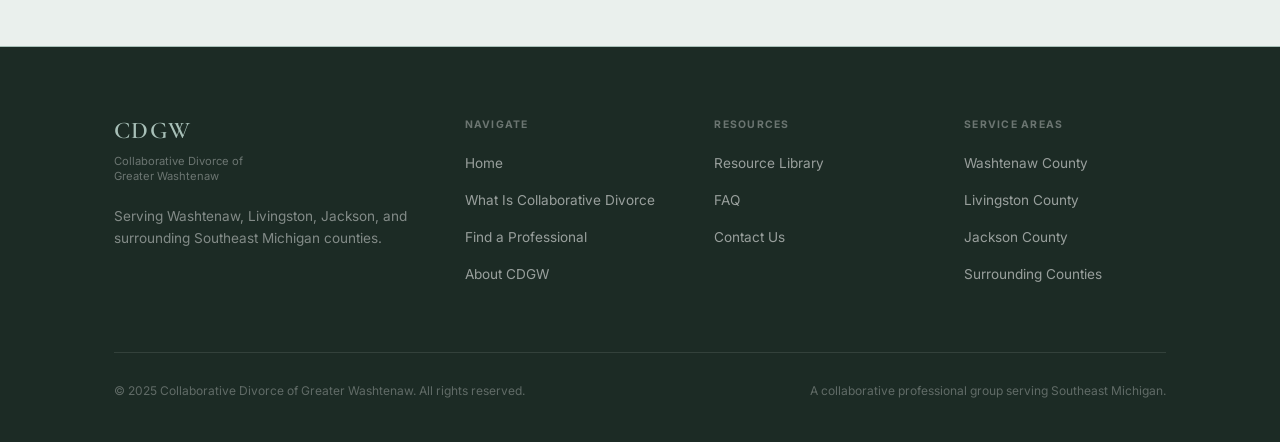
<file: our-team.html>
<!DOCTYPE html>
<html lang="en">
<head>
  <meta charset="UTF-8">
  <meta name="viewport" content="width=device-width, initial-scale=1.0">
  <meta name="description" content="Browse our directory of certified collaborative divorce professionals serving Greater Washtenaw and surrounding Southeast Michigan counties.">
  <title>Find a Professional — CDGW Member Directory</title>
  <link rel="stylesheet" href="css/main.css">
  <style>
    /* jump-nav for directory sections */
    .dir-nav { display:flex; gap:.75rem; flex-wrap:wrap; margin-bottom:3rem; }
    .dir-nav a {
      font-size:.8rem; font-weight:600; letter-spacing:.05em; text-transform:uppercase;
      padding:.45rem 1rem; border:1.5px solid var(--border); border-radius:var(--r);
      color:var(--muted); transition:all var(--t);
    }
    .dir-nav a:hover { border-color:var(--accent); color:var(--accent-dark); background:var(--accent-light); }
  </style>
</head>
<body>

<header class="site-header">
  <div class="wrap">
    <div class="header-inner">
      <a href="index.html" class="logo">
        <span class="logo-mark">CDGW</span>
        <span class="logo-name">Collaborative Divorce<br>of Greater Washtenaw</span>
      </a>
      <nav class="nav" id="main-nav" aria-label="Primary">
        <a href="what-is-collaborative-divorce.html">What Is Collaborative Divorce</a>
        <a href="our-team.html">Find a Professional</a>
        <a href="about.html">About Us</a>
        <a href="resources.html">Resources</a>
        <a href="contact.html" class="nav-cta">Contact</a>
      </nav>
      <button class="nav-toggle" id="nav-toggle" aria-label="Open menu" aria-expanded="false">
        <svg width="22" height="22" fill="none" viewBox="0 0 24 24" stroke="currentColor"><path stroke-linecap="round" stroke-linejoin="round" stroke-width="2" d="M4 6h16M4 12h16M4 18h16"/></svg>
      </button>
    </div>
  </div>
</header>

<section class="page-hero">
  <div class="wrap">
    <span class="eyebrow">Find a Professional</span>
    <h1>Our Members</h1>
    <p>Browse certified collaborative professionals serving Greater Washtenaw and surrounding counties. Each member is trained in the collaborative process and committed to peaceful resolution.</p>
  </div>
</section>

<section class="sec">
  <div class="wrap">

    <div class="dir-nav">
      <a href="#attorneys">Attorneys</a>
      <a href="#financial">Financial Specialists</a>
      <a href="#mental-health">Mental Health Professionals</a>
    </div>

    <!-- ATTORNEYS -->
    <div class="dir-group" id="attorneys">
      <div class="dir-group-label">Attorneys</div>
      <div class="dir-grid">

        <article class="member-card">
          <div class="member-avatar"><svg width="72" height="72" fill="none" viewBox="0 0 24 24" stroke="currentColor" style="color:var(--rule)"><path stroke-linecap="round" stroke-linejoin="round" stroke-width="1" d="M16 7a4 4 0 11-8 0 4 4 0 018 0zM12 14a7 7 0 00-7 7h14a7 7 0 00-7-7z"/></svg></div>
          <div class="member-body">
            <div class="member-name">Jane A. Doe</div>
            <div class="member-title-tag">Collaborative Attorney</div>
            <p class="member-bio">Family law attorney with 18 years of experience in collaborative practice, mediation, and cooperative negotiation for families throughout Washtenaw County.</p>
            <div class="member-firm">Doe Family Law, Ann Arbor</div>
            <div class="member-links">
              <a href="tel:7345550101"><svg width="13" height="13" fill="none" viewBox="0 0 24 24" stroke="currentColor"><path stroke-linecap="round" stroke-linejoin="round" stroke-width="2" d="M3 5a2 2 0 012-2h3.28a1 1 0 01.948.684l1.498 4.493a1 1 0 01-.502 1.21l-2.257 1.13a11.042 11.042 0 005.516 5.516l1.13-2.257a1 1 0 011.21-.502l4.493 1.498a1 1 0 01.684.949V19a2 2 0 01-2 2h-1C9.716 21 3 14.284 3 6V5z"/></svg>(734) 555-0101</a>
              <a href="mailto:jane@doefamilylaw.com"><svg width="13" height="13" fill="none" viewBox="0 0 24 24" stroke="currentColor"><path stroke-linecap="round" stroke-linejoin="round" stroke-width="2" d="M3 8l7.89 5.26a2 2 0 002.22 0L21 8M5 19h14a2 2 0 002-2V7a2 2 0 00-2-2H5a2 2 0 00-2 2v10a2 2 0 002 2z"/></svg>jane@doefamilylaw.com</a>
              <a href="#" target="_blank" rel="noopener"><svg width="13" height="13" fill="none" viewBox="0 0 24 24" stroke="currentColor"><path stroke-linecap="round" stroke-linejoin="round" stroke-width="2" d="M21 12a9 9 0 01-9 9m9-9a9 9 0 00-9-9m9 9H3m9 9a9 9 0 01-9-9m9 9c1.657 0 3-4.03 3-9s-1.343-9-3-9m0 18c-1.657 0-3-4.03-3-9s1.343-9 3-9m-9 9a9 9 0 019-9"/></svg>Visit website</a>
            </div>
          </div>
        </article>

        <article class="member-card">
          <div class="member-avatar"><svg width="72" height="72" fill="none" viewBox="0 0 24 24" stroke="currentColor" style="color:var(--rule)"><path stroke-linecap="round" stroke-linejoin="round" stroke-width="1" d="M16 7a4 4 0 11-8 0 4 4 0 018 0zM12 14a7 7 0 00-7 7h14a7 7 0 00-7-7z"/></svg></div>
          <div class="member-body">
            <div class="member-name">Michael R. Chen</div>
            <div class="member-title-tag">Collaborative Attorney</div>
            <p class="member-bio">Certified collaborative attorney focused on complex asset division and high-net-worth family transitions. Serves Washtenaw and Livingston counties.</p>
            <div class="member-firm">Chen Law Group, Ann Arbor</div>
            <div class="member-links">
              <a href="tel:7345550202"><svg width="13" height="13" fill="none" viewBox="0 0 24 24" stroke="currentColor"><path stroke-linecap="round" stroke-linejoin="round" stroke-width="2" d="M3 5a2 2 0 012-2h3.28a1 1 0 01.948.684l1.498 4.493a1 1 0 01-.502 1.21l-2.257 1.13a11.042 11.042 0 005.516 5.516l1.13-2.257a1 1 0 011.21-.502l4.493 1.498a1 1 0 01.684.949V19a2 2 0 01-2 2h-1C9.716 21 3 14.284 3 6V5z"/></svg>(734) 555-0202</a>
              <a href="mailto:mchen@chenlawgroup.com"><svg width="13" height="13" fill="none" viewBox="0 0 24 24" stroke="currentColor"><path stroke-linecap="round" stroke-linejoin="round" stroke-width="2" d="M3 8l7.89 5.26a2 2 0 002.22 0L21 8M5 19h14a2 2 0 002-2V7a2 2 0 00-2-2H5a2 2 0 00-2 2v10a2 2 0 002 2z"/></svg>mchen@chenlawgroup.com</a>
              <a href="#" target="_blank" rel="noopener"><svg width="13" height="13" fill="none" viewBox="0 0 24 24" stroke="currentColor"><path stroke-linecap="round" stroke-linejoin="round" stroke-width="2" d="M21 12a9 9 0 01-9 9m9-9a9 9 0 00-9-9m9 9H3m9 9a9 9 0 01-9-9m9 9c1.657 0 3-4.03 3-9s-1.343-9-3-9m0 18c-1.657 0-3-4.03-3-9s1.343-9 3-9m-9 9a9 9 0 019-9"/></svg>Visit website</a>
            </div>
          </div>
        </article>

        <article class="member-card">
          <div class="member-avatar"><svg width="72" height="72" fill="none" viewBox="0 0 24 24" stroke="currentColor" style="color:var(--rule)"><path stroke-linecap="round" stroke-linejoin="round" stroke-width="1" d="M16 7a4 4 0 11-8 0 4 4 0 018 0zM12 14a7 7 0 00-7 7h14a7 7 0 00-7-7z"/></svg></div>
          <div class="member-body">
            <div class="member-name">Priya S. Nair</div>
            <div class="member-title-tag">Collaborative Attorney</div>
            <p class="member-bio">Family law attorney specializing in parenting plans, custody, and cooperative co-parenting agreements. Practices in Washtenaw and Jackson counties.</p>
            <div class="member-firm">Nair Family Law, Ypsilanti</div>
            <div class="member-links">
              <a href="tel:7345550303"><svg width="13" height="13" fill="none" viewBox="0 0 24 24" stroke="currentColor"><path stroke-linecap="round" stroke-linejoin="round" stroke-width="2" d="M3 5a2 2 0 012-2h3.28a1 1 0 01.948.684l1.498 4.493a1 1 0 01-.502 1.21l-2.257 1.13a11.042 11.042 0 005.516 5.516l1.13-2.257a1 1 0 011.21-.502l4.493 1.498a1 1 0 01.684.949V19a2 2 0 01-2 2h-1C9.716 21 3 14.284 3 6V5z"/></svg>(734) 555-0303</a>
              <a href="mailto:priya@nairfamilylaw.com"><svg width="13" height="13" fill="none" viewBox="0 0 24 24" stroke="currentColor"><path stroke-linecap="round" stroke-linejoin="round" stroke-width="2" d="M3 8l7.89 5.26a2 2 0 002.22 0L21 8M5 19h14a2 2 0 002-2V7a2 2 0 00-2-2H5a2 2 0 00-2 2v10a2 2 0 002 2z"/></svg>priya@nairfamilylaw.com</a>
              <a href="#" target="_blank" rel="noopener"><svg width="13" height="13" fill="none" viewBox="0 0 24 24" stroke="currentColor"><path stroke-linecap="round" stroke-linejoin="round" stroke-width="2" d="M21 12a9 9 0 01-9 9m9-9a9 9 0 00-9-9m9 9H3m9 9a9 9 0 01-9-9m9 9c1.657 0 3-4.03 3-9s-1.343-9-3-9m0 18c-1.657 0-3-4.03-3-9s1.343-9 3-9m-9 9a9 9 0 019-9"/></svg>Visit website</a>
            </div>
          </div>
        </article>

      </div>
    </div>

    <!-- FINANCIAL SPECIALISTS -->
    <div class="dir-group" id="financial">
      <div class="dir-group-label">Financial Specialists</div>
      <div class="dir-grid">

        <article class="member-card">
          <div class="member-avatar"><svg width="72" height="72" fill="none" viewBox="0 0 24 24" stroke="currentColor" style="color:var(--rule)"><path stroke-linecap="round" stroke-linejoin="round" stroke-width="1" d="M16 7a4 4 0 11-8 0 4 4 0 018 0zM12 14a7 7 0 00-7 7h14a7 7 0 00-7-7z"/></svg></div>
          <div class="member-body">
            <div class="member-name">David T. Osei</div>
            <div class="member-title-tag">Certified Financial Neutral (CDFA)</div>
            <p class="member-bio">Certified Divorce Financial Analyst with 12 years helping families understand the long-term impact of settlement options including retirement accounts and business valuation.</p>
            <div class="member-firm">Osei Financial Consulting, Ann Arbor</div>
            <div class="member-links">
              <a href="tel:7345550404"><svg width="13" height="13" fill="none" viewBox="0 0 24 24" stroke="currentColor"><path stroke-linecap="round" stroke-linejoin="round" stroke-width="2" d="M3 5a2 2 0 012-2h3.28a1 1 0 01.948.684l1.498 4.493a1 1 0 01-.502 1.21l-2.257 1.13a11.042 11.042 0 005.516 5.516l1.13-2.257a1 1 0 011.21-.502l4.493 1.498a1 1 0 01.684.949V19a2 2 0 01-2 2h-1C9.716 21 3 14.284 3 6V5z"/></svg>(734) 555-0404</a>
              <a href="mailto:david@oseifinancial.com"><svg width="13" height="13" fill="none" viewBox="0 0 24 24" stroke="currentColor"><path stroke-linecap="round" stroke-linejoin="round" stroke-width="2" d="M3 8l7.89 5.26a2 2 0 002.22 0L21 8M5 19h14a2 2 0 002-2V7a2 2 0 00-2-2H5a2 2 0 00-2 2v10a2 2 0 002 2z"/></svg>david@oseifinancial.com</a>
              <a href="#" target="_blank" rel="noopener"><svg width="13" height="13" fill="none" viewBox="0 0 24 24" stroke="currentColor"><path stroke-linecap="round" stroke-linejoin="round" stroke-width="2" d="M21 12a9 9 0 01-9 9m9-9a9 9 0 00-9-9m9 9H3m9 9a9 9 0 01-9-9m9 9c1.657 0 3-4.03 3-9s-1.343-9-3-9m0 18c-1.657 0-3-4.03-3-9s1.343-9 3-9m-9 9a9 9 0 019-9"/></svg>Visit website</a>
            </div>
          </div>
        </article>

        <article class="member-card">
          <div class="member-avatar"><svg width="72" height="72" fill="none" viewBox="0 0 24 24" stroke="currentColor" style="color:var(--rule)"><path stroke-linecap="round" stroke-linejoin="round" stroke-width="1" d="M16 7a4 4 0 11-8 0 4 4 0 018 0zM12 14a7 7 0 00-7 7h14a7 7 0 00-7-7z"/></svg></div>
          <div class="member-body">
            <div class="member-name">Lisa M. Park</div>
            <div class="member-title-tag">Financial Neutral, CPA</div>
            <p class="member-bio">CPA and neutral financial specialist focused on tax implications of divorce, asset division, and post-divorce financial planning for both spouses.</p>
            <div class="member-firm">Park Financial Group, Brighton</div>
            <div class="member-links">
              <a href="tel:8105550505"><svg width="13" height="13" fill="none" viewBox="0 0 24 24" stroke="currentColor"><path stroke-linecap="round" stroke-linejoin="round" stroke-width="2" d="M3 5a2 2 0 012-2h3.28a1 1 0 01.948.684l1.498 4.493a1 1 0 01-.502 1.21l-2.257 1.13a11.042 11.042 0 005.516 5.516l1.13-2.257a1 1 0 011.21-.502l4.493 1.498a1 1 0 01.684.949V19a2 2 0 01-2 2h-1C9.716 21 3 14.284 3 6V5z"/></svg>(810) 555-0505</a>
              <a href="mailto:lisa@parkfinancial.com"><svg width="13" height="13" fill="none" viewBox="0 0 24 24" stroke="currentColor"><path stroke-linecap="round" stroke-linejoin="round" stroke-width="2" d="M3 8l7.89 5.26a2 2 0 002.22 0L21 8M5 19h14a2 2 0 002-2V7a2 2 0 00-2-2H5a2 2 0 00-2 2v10a2 2 0 002 2z"/></svg>lisa@parkfinancial.com</a>
              <a href="#" target="_blank" rel="noopener"><svg width="13" height="13" fill="none" viewBox="0 0 24 24" stroke="currentColor"><path stroke-linecap="round" stroke-linejoin="round" stroke-width="2" d="M21 12a9 9 0 01-9 9m9-9a9 9 0 00-9-9m9 9H3m9 9a9 9 0 01-9-9m9 9c1.657 0 3-4.03 3-9s-1.343-9-3-9m0 18c-1.657 0-3-4.03-3-9s1.343-9 3-9m-9 9a9 9 0 019-9"/></svg>Visit website</a>
            </div>
          </div>
        </article>

      </div>
    </div>

    <!-- MENTAL HEALTH -->
    <div class="dir-group" id="mental-health">
      <div class="dir-group-label">Mental Health Professionals</div>
      <div class="dir-grid">

        <article class="member-card">
          <div class="member-avatar"><svg width="72" height="72" fill="none" viewBox="0 0 24 24" stroke="currentColor" style="color:var(--rule)"><path stroke-linecap="round" stroke-linejoin="round" stroke-width="1" d="M16 7a4 4 0 11-8 0 4 4 0 018 0zM12 14a7 7 0 00-7 7h14a7 7 0 00-7-7z"/></svg></div>
          <div class="member-body">
            <div class="member-name">Dr. Erica J. Wallace</div>
            <div class="member-title-tag">Divorce Coach, LCSW</div>
            <p class="member-bio">Licensed clinical social worker serving as divorce coach and communication facilitator for collaborative teams throughout Washtenaw and Ingham counties.</p>
            <div class="member-firm">Wallace Collaborative Consulting</div>
            <div class="member-links">
              <a href="tel:7345550606"><svg width="13" height="13" fill="none" viewBox="0 0 24 24" stroke="currentColor"><path stroke-linecap="round" stroke-linejoin="round" stroke-width="2" d="M3 5a2 2 0 012-2h3.28a1 1 0 01.948.684l1.498 4.493a1 1 0 01-.502 1.21l-2.257 1.13a11.042 11.042 0 005.516 5.516l1.13-2.257a1 1 0 011.21-.502l4.493 1.498a1 1 0 01.684.949V19a2 2 0 01-2 2h-1C9.716 21 3 14.284 3 6V5z"/></svg>(734) 555-0606</a>
              <a href="mailto:erica@wallacecollaborative.com"><svg width="13" height="13" fill="none" viewBox="0 0 24 24" stroke="currentColor"><path stroke-linecap="round" stroke-linejoin="round" stroke-width="2" d="M3 8l7.89 5.26a2 2 0 002.22 0L21 8M5 19h14a2 2 0 002-2V7a2 2 0 00-2-2H5a2 2 0 00-2 2v10a2 2 0 002 2z"/></svg>erica@wallacecollaborative.com</a>
              <a href="#" target="_blank" rel="noopener"><svg width="13" height="13" fill="none" viewBox="0 0 24 24" stroke="currentColor"><path stroke-linecap="round" stroke-linejoin="round" stroke-width="2" d="M21 12a9 9 0 01-9 9m9-9a9 9 0 00-9-9m9 9H3m9 9a9 9 0 01-9-9m9 9c1.657 0 3-4.03 3-9s-1.343-9-3-9m0 18c-1.657 0-3-4.03-3-9s1.343-9 3-9m-9 9a9 9 0 019-9"/></svg>Visit website</a>
            </div>
          </div>
        </article>

        <article class="member-card">
          <div class="member-avatar"><svg width="72" height="72" fill="none" viewBox="0 0 24 24" stroke="currentColor" style="color:var(--rule)"><path stroke-linecap="round" stroke-linejoin="round" stroke-width="1" d="M16 7a4 4 0 11-8 0 4 4 0 018 0zM12 14a7 7 0 00-7 7h14a7 7 0 00-7-7z"/></svg></div>
          <div class="member-body">
            <div class="member-name">Shalini R. Gupta</div>
            <div class="member-title-tag">Child Specialist, LPC</div>
            <p class="member-bio">Licensed professional counselor specializing in child-inclusive collaborative divorce and co-parenting communication. Serves the Greater Ann Arbor area.</p>
            <div class="member-firm">Gupta Child & Family Services</div>
            <div class="member-links">
              <a href="tel:7345550707"><svg width="13" height="13" fill="none" viewBox="0 0 24 24" stroke="currentColor"><path stroke-linecap="round" stroke-linejoin="round" stroke-width="2" d="M3 5a2 2 0 012-2h3.28a1 1 0 01.948.684l1.498 4.493a1 1 0 01-.502 1.21l-2.257 1.13a11.042 11.042 0 005.516 5.516l1.13-2.257a1 1 0 011.21-.502l4.493 1.498a1 1 0 01.684.949V19a2 2 0 01-2 2h-1C9.716 21 3 14.284 3 6V5z"/></svg>(734) 555-0707</a>
              <a href="mailto:shalini@guptafamilyservices.com"><svg width="13" height="13" fill="none" viewBox="0 0 24 24" stroke="currentColor"><path stroke-linecap="round" stroke-linejoin="round" stroke-width="2" d="M3 8l7.89 5.26a2 2 0 002.22 0L21 8M5 19h14a2 2 0 002-2V7a2 2 0 00-2-2H5a2 2 0 00-2 2v10a2 2 0 002 2z"/></svg>shalini@guptafamilyservices.com</a>
              <a href="#" target="_blank" rel="noopener"><svg width="13" height="13" fill="none" viewBox="0 0 24 24" stroke="currentColor"><path stroke-linecap="round" stroke-linejoin="round" stroke-width="2" d="M21 12a9 9 0 01-9 9m9-9a9 9 0 00-9-9m9 9H3m9 9a9 9 0 01-9-9m9 9c1.657 0 3-4.03 3-9s-1.343-9-3-9m0 18c-1.657 0-3-4.03-3-9s1.343-9 3-9m-9 9a9 9 0 019-9"/></svg>Visit website</a>
            </div>
          </div>
        </article>

      </div>
    </div>

  </div>
</section>

<!-- JOIN CTA -->
<div class="intro-band">
  <div class="wrap" style="display:grid;grid-template-columns:1fr auto;gap:2rem;align-items:center">
    <div>
      <h3 style="margin-bottom:.5rem;font-size:1.5rem">Are you a collaborative professional?</h3>
      <p style="color:var(--muted);margin-bottom:0">Trained in collaborative practice and serving Southeast Michigan? We'd love to talk about membership in CDGW.</p>
    </div>
    <a href="contact.html" class="btn btn-outline" style="white-space:nowrap">Get in touch</a>
  </div>
</div>

<footer class="site-footer">
  <div class="wrap">
    <div class="footer-grid">
      <div class="footer-logo"><span class="logo-mark">CDGW</span><div class="logo-name">Collaborative Divorce of Greater Washtenaw</div><p>Serving Washtenaw, Livingston, Jackson, and surrounding Southeast Michigan counties.</p></div>
      <div class="footer-col"><h5>Navigate</h5><ul><li><a href="index.html">Home</a></li><li><a href="what-is-collaborative-divorce.html">What Is Collaborative Divorce</a></li><li><a href="our-team.html">Find a Professional</a></li><li><a href="about.html">About CDGW</a></li></ul></div>
      <div class="footer-col"><h5>Resources</h5><ul><li><a href="resources.html">Resource Library</a></li><li><a href="resources.html#faq">FAQ</a></li><li><a href="contact.html">Contact Us</a></li></ul></div>
      <div class="footer-col"><h5>Service Areas</h5><ul><li><a href="#">Washtenaw County</a></li><li><a href="#">Livingston County</a></li><li><a href="#">Jackson County</a></li><li><a href="#">Surrounding Counties</a></li></ul></div>
    </div>
    <div class="footer-bottom"><span>&copy; 2025 Collaborative Divorce of Greater Washtenaw. All rights reserved.</span><span>A collaborative professional group serving Southeast Michigan.</span></div>
  </div>
</footer>

<script src="js/main.js"></script>
</body>
</html>
</file>
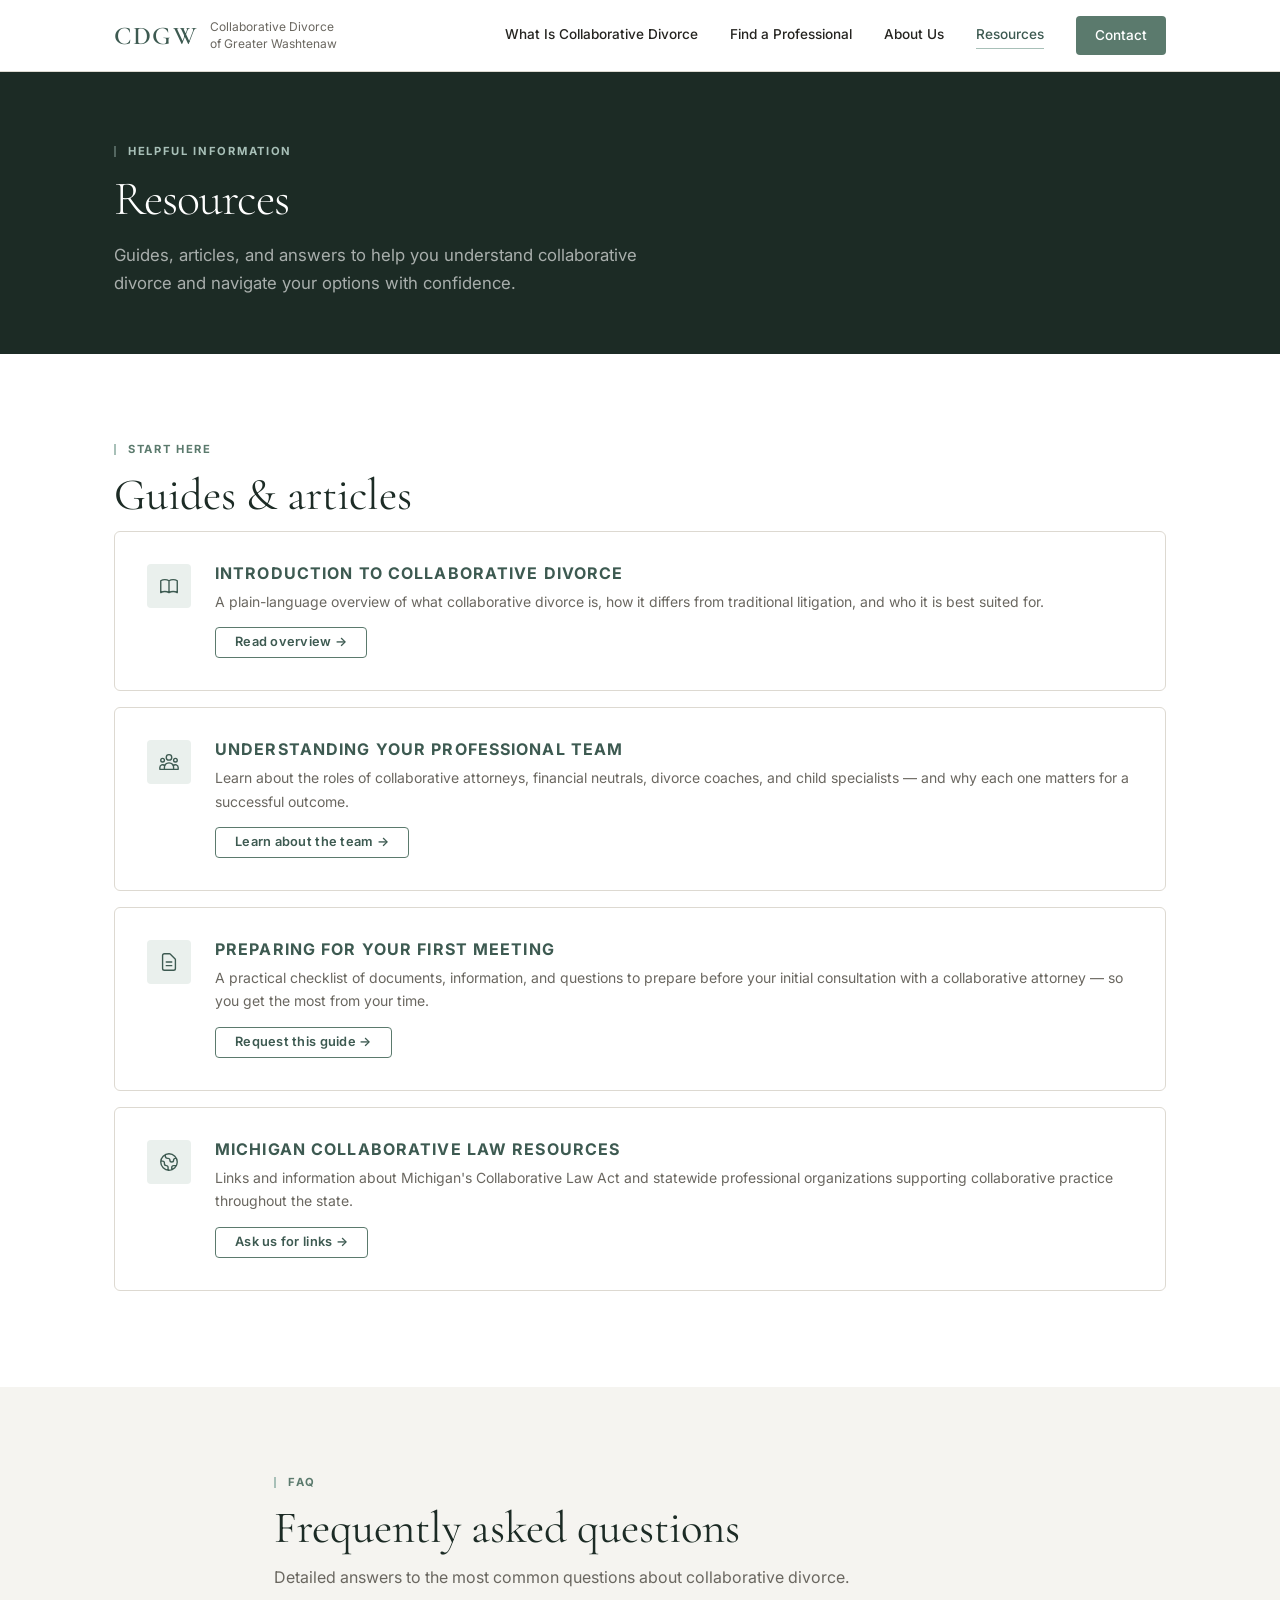
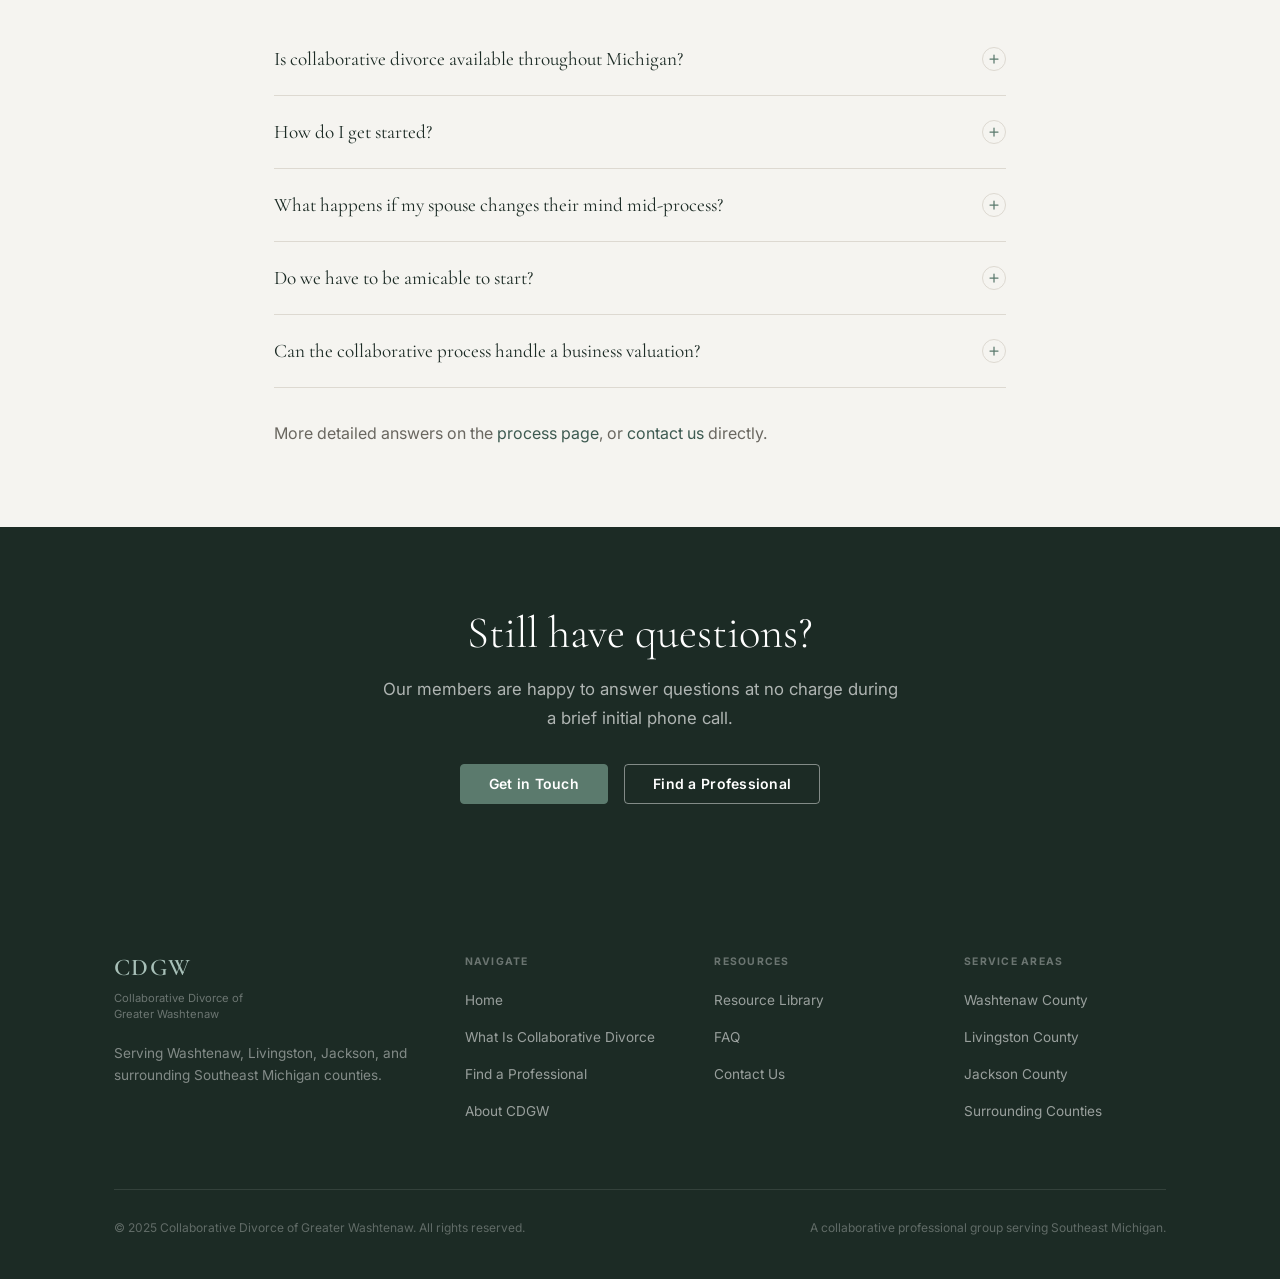
<file: resources.html>
<!DOCTYPE html>
<html lang="en">
<head>
  <meta charset="UTF-8">
  <meta name="viewport" content="width=device-width, initial-scale=1.0">
  <meta name="description" content="Guides, articles, and answers to common questions about collaborative divorce in Southeast Michigan.">
  <title>Resources — CDGW</title>
  <link rel="stylesheet" href="css/main.css">
</head>
<body>

<header class="site-header">
  <div class="wrap">
    <div class="header-inner">
      <a href="index.html" class="logo">
        <span class="logo-mark">CDGW</span>
        <span class="logo-name">Collaborative Divorce<br>of Greater Washtenaw</span>
      </a>
      <nav class="nav" id="main-nav" aria-label="Primary">
        <a href="what-is-collaborative-divorce.html">What Is Collaborative Divorce</a>
        <a href="our-team.html">Find a Professional</a>
        <a href="about.html">About Us</a>
        <a href="resources.html">Resources</a>
        <a href="contact.html" class="nav-cta">Contact</a>
      </nav>
      <button class="nav-toggle" id="nav-toggle" aria-label="Open menu" aria-expanded="false">
        <svg width="22" height="22" fill="none" viewBox="0 0 24 24" stroke="currentColor"><path stroke-linecap="round" stroke-linejoin="round" stroke-width="2" d="M4 6h16M4 12h16M4 18h16"/></svg>
      </button>
    </div>
  </div>
</header>

<section class="page-hero">
  <div class="wrap">
    <span class="eyebrow">Helpful Information</span>
    <h1>Resources</h1>
    <p>Guides, articles, and answers to help you understand collaborative divorce and navigate your options with confidence.</p>
  </div>
</section>

<!-- GUIDES -->
<section class="sec" style="background:var(--surface)">
  <div class="wrap">
    <span class="eyebrow">Start Here</span>
    <h2 class="sec-title">Guides &amp; articles</h2>

    <div class="resource-item">
      <div class="resource-icon">
        <svg width="22" height="22" fill="none" viewBox="0 0 24 24" stroke="currentColor"><path stroke-linecap="round" stroke-linejoin="round" stroke-width="1.5" d="M12 6.253v13m0-13C10.832 5.477 9.246 5 7.5 5S4.168 5.477 3 6.253v13C4.168 18.477 5.754 18 7.5 18s3.332.477 4.5 1.253m0-13C13.168 5.477 14.754 5 16.5 5c1.747 0 3.332.477 4.5 1.253v13C19.832 18.477 18.247 18 16.5 18c-1.753 0-3.332.477-4.5 1.253"/></svg>
      </div>
      <div class="resource-body">
        <h4>Introduction to Collaborative Divorce</h4>
        <p>A plain-language overview of what collaborative divorce is, how it differs from traditional litigation, and who it is best suited for.</p>
        <a href="what-is-collaborative-divorce.html" class="btn btn-outline btn-sm">Read overview →</a>
      </div>
    </div>

    <div class="resource-item">
      <div class="resource-icon">
        <svg width="22" height="22" fill="none" viewBox="0 0 24 24" stroke="currentColor"><path stroke-linecap="round" stroke-linejoin="round" stroke-width="1.5" d="M17 20h5v-2a3 3 0 00-5.356-1.857M17 20H7m10 0v-2c0-.656-.126-1.283-.356-1.857M7 20H2v-2a3 3 0 015.356-1.857M7 20v-2c0-.656.126-1.283.356-1.857m0 0a5.002 5.002 0 019.288 0M15 7a3 3 0 11-6 0 3 3 0 016 0zm6 3a2 2 0 11-4 0 2 2 0 014 0zM7 10a2 2 0 11-4 0 2 2 0 014 0z"/></svg>
      </div>
      <div class="resource-body">
        <h4>Understanding Your Professional Team</h4>
        <p>Learn about the roles of collaborative attorneys, financial neutrals, divorce coaches, and child specialists — and why each one matters for a successful outcome.</p>
        <a href="what-is-collaborative-divorce.html#process" class="btn btn-outline btn-sm">Learn about the team →</a>
      </div>
    </div>

    <div class="resource-item">
      <div class="resource-icon">
        <svg width="22" height="22" fill="none" viewBox="0 0 24 24" stroke="currentColor"><path stroke-linecap="round" stroke-linejoin="round" stroke-width="1.5" d="M9 12h6m-6 4h6m2 5H7a2 2 0 01-2-2V5a2 2 0 012-2h5.586a1 1 0 01.707.293l5.414 5.414a1 1 0 01.293.707V19a2 2 0 01-2 2z"/></svg>
      </div>
      <div class="resource-body">
        <h4>Preparing for Your First Meeting</h4>
        <p>A practical checklist of documents, information, and questions to prepare before your initial consultation with a collaborative attorney — so you get the most from your time.</p>
        <a href="contact.html" class="btn btn-outline btn-sm">Request this guide →</a>
      </div>
    </div>

    <div class="resource-item">
      <div class="resource-icon">
        <svg width="22" height="22" fill="none" viewBox="0 0 24 24" stroke="currentColor"><path stroke-linecap="round" stroke-linejoin="round" stroke-width="1.5" d="M3.055 11H5a2 2 0 012 2v1a2 2 0 002 2 2 2 0 012 2v2.945M8 3.935V5.5A2.5 2.5 0 0010.5 8h.5a2 2 0 012 2 2 2 0 104 0 2 2 0 012-2h1.064M15 20.488V18a2 2 0 012-2h3.064M21 12a9 9 0 11-18 0 9 9 0 0118 0z"/></svg>
      </div>
      <div class="resource-body">
        <h4>Michigan Collaborative Law Resources</h4>
        <p>Links and information about Michigan's Collaborative Law Act and statewide professional organizations supporting collaborative practice throughout the state.</p>
        <a href="contact.html" class="btn btn-outline btn-sm">Ask us for links →</a>
      </div>
    </div>

  </div>
</section>

<!-- FAQ -->
<section class="sec" id="faq">
  <div class="wrap" style="max-width:780px">
    <span class="eyebrow">FAQ</span>
    <h2 class="sec-title">Frequently asked questions</h2>
    <p style="color:var(--muted);margin-bottom:0">Detailed answers to the most common questions about collaborative divorce.</p>

    <div class="faq-list" style="margin-top:2rem">

      <div class="faq-item">
        <button class="faq-btn" aria-expanded="false">
          Is collaborative divorce available throughout Michigan?
          <span class="faq-icon" aria-hidden="true"><svg width="12" height="12" fill="none" viewBox="0 0 24 24" stroke="currentColor"><path stroke-linecap="round" stroke-linejoin="round" stroke-width="2.5" d="M12 4v16m8-8H4"/></svg></span>
        </button>
        <div class="faq-answer">Yes. Michigan passed the Collaborative Law Act, which provides a legal framework for collaborative proceedings across the state. CDGW members serve the Southeast Michigan region, but trained collaborative professionals practice statewide.</div>
      </div>

      <div class="faq-item">
        <button class="faq-btn" aria-expanded="false">
          How do I get started?
          <span class="faq-icon" aria-hidden="true"><svg width="12" height="12" fill="none" viewBox="0 0 24 24" stroke="currentColor"><path stroke-linecap="round" stroke-linejoin="round" stroke-width="2.5" d="M12 4v16m8-8H4"/></svg></span>
        </button>
        <div class="faq-answer">Browse our member directory and contact a collaborative attorney in your area. They'll schedule an initial consultation to explain the process and determine whether it's appropriate for your situation. There is no obligation after that first meeting.</div>
      </div>

      <div class="faq-item">
        <button class="faq-btn" aria-expanded="false">
          What happens if my spouse changes their mind mid-process?
          <span class="faq-icon" aria-hidden="true"><svg width="12" height="12" fill="none" viewBox="0 0 24 24" stroke="currentColor"><path stroke-linecap="round" stroke-linejoin="round" stroke-width="2.5" d="M12 4v16m8-8H4"/></svg></span>
        </button>
        <div class="faq-answer">Either party can withdraw from the collaborative process at any time. If that happens, both collaborative attorneys must withdraw, and new attorneys must be retained for any subsequent litigation. The collaborative attorneys are not permitted to represent either party in court.</div>
      </div>

      <div class="faq-item">
        <button class="faq-btn" aria-expanded="false">
          Do we have to be amicable to start?
          <span class="faq-icon" aria-hidden="true"><svg width="12" height="12" fill="none" viewBox="0 0 24 24" stroke="currentColor"><path stroke-linecap="round" stroke-linejoin="round" stroke-width="2.5" d="M12 4v16m8-8H4"/></svg></span>
        </button>
        <div class="faq-answer">You don't need to be perfectly amicable — many couples begin the collaborative process feeling hurt, angry, or uncertain. What matters is that both parties are willing to engage in good faith and commit to resolving issues without court. The mental health professionals on your team are there specifically to help manage difficult emotions during the process.</div>
      </div>

      <div class="faq-item">
        <button class="faq-btn" aria-expanded="false">
          Can the collaborative process handle a business valuation?
          <span class="faq-icon" aria-hidden="true"><svg width="12" height="12" fill="none" viewBox="0 0 24 24" stroke="currentColor"><path stroke-linecap="round" stroke-linejoin="round" stroke-width="2.5" d="M12 4v16m8-8H4"/></svg></span>
        </button>
        <div class="faq-answer">Yes. Business valuation is handled by the neutral financial professional on your team, who may bring in a specialized business appraiser if needed. Because both parties share one neutral financial expert rather than each hiring their own dueling experts, the process is typically less adversarial and more cost-efficient than litigation.</div>
      </div>

    </div>

    <p style="color:var(--muted);margin-top:2rem">More detailed answers on the <a href="what-is-collaborative-divorce.html#faq">process page</a>, or <a href="contact.html">contact us</a> directly.</p>
  </div>
</section>

<div class="cta-band">
  <div class="wrap">
    <h2>Still have questions?</h2>
    <p>Our members are happy to answer questions at no charge during a brief initial phone call.</p>
    <div class="btns">
      <a href="contact.html" class="btn btn-primary">Get in Touch</a>
      <a href="our-team.html" class="btn btn-ghost">Find a Professional</a>
    </div>
  </div>
</div>

<footer class="site-footer">
  <div class="wrap">
    <div class="footer-grid">
      <div class="footer-logo"><span class="logo-mark">CDGW</span><div class="logo-name">Collaborative Divorce of Greater Washtenaw</div><p>Serving Washtenaw, Livingston, Jackson, and surrounding Southeast Michigan counties.</p></div>
      <div class="footer-col"><h5>Navigate</h5><ul><li><a href="index.html">Home</a></li><li><a href="what-is-collaborative-divorce.html">What Is Collaborative Divorce</a></li><li><a href="our-team.html">Find a Professional</a></li><li><a href="about.html">About CDGW</a></li></ul></div>
      <div class="footer-col"><h5>Resources</h5><ul><li><a href="resources.html">Resource Library</a></li><li><a href="resources.html#faq">FAQ</a></li><li><a href="contact.html">Contact Us</a></li></ul></div>
      <div class="footer-col"><h5>Service Areas</h5><ul><li><a href="#">Washtenaw County</a></li><li><a href="#">Livingston County</a></li><li><a href="#">Jackson County</a></li><li><a href="#">Surrounding Counties</a></li></ul></div>
    </div>
    <div class="footer-bottom"><span>&copy; 2025 Collaborative Divorce of Greater Washtenaw. All rights reserved.</span><span>A collaborative professional group serving Southeast Michigan.</span></div>
  </div>
</footer>

<script src="js/main.js"></script>
</body>
</html>
</file>
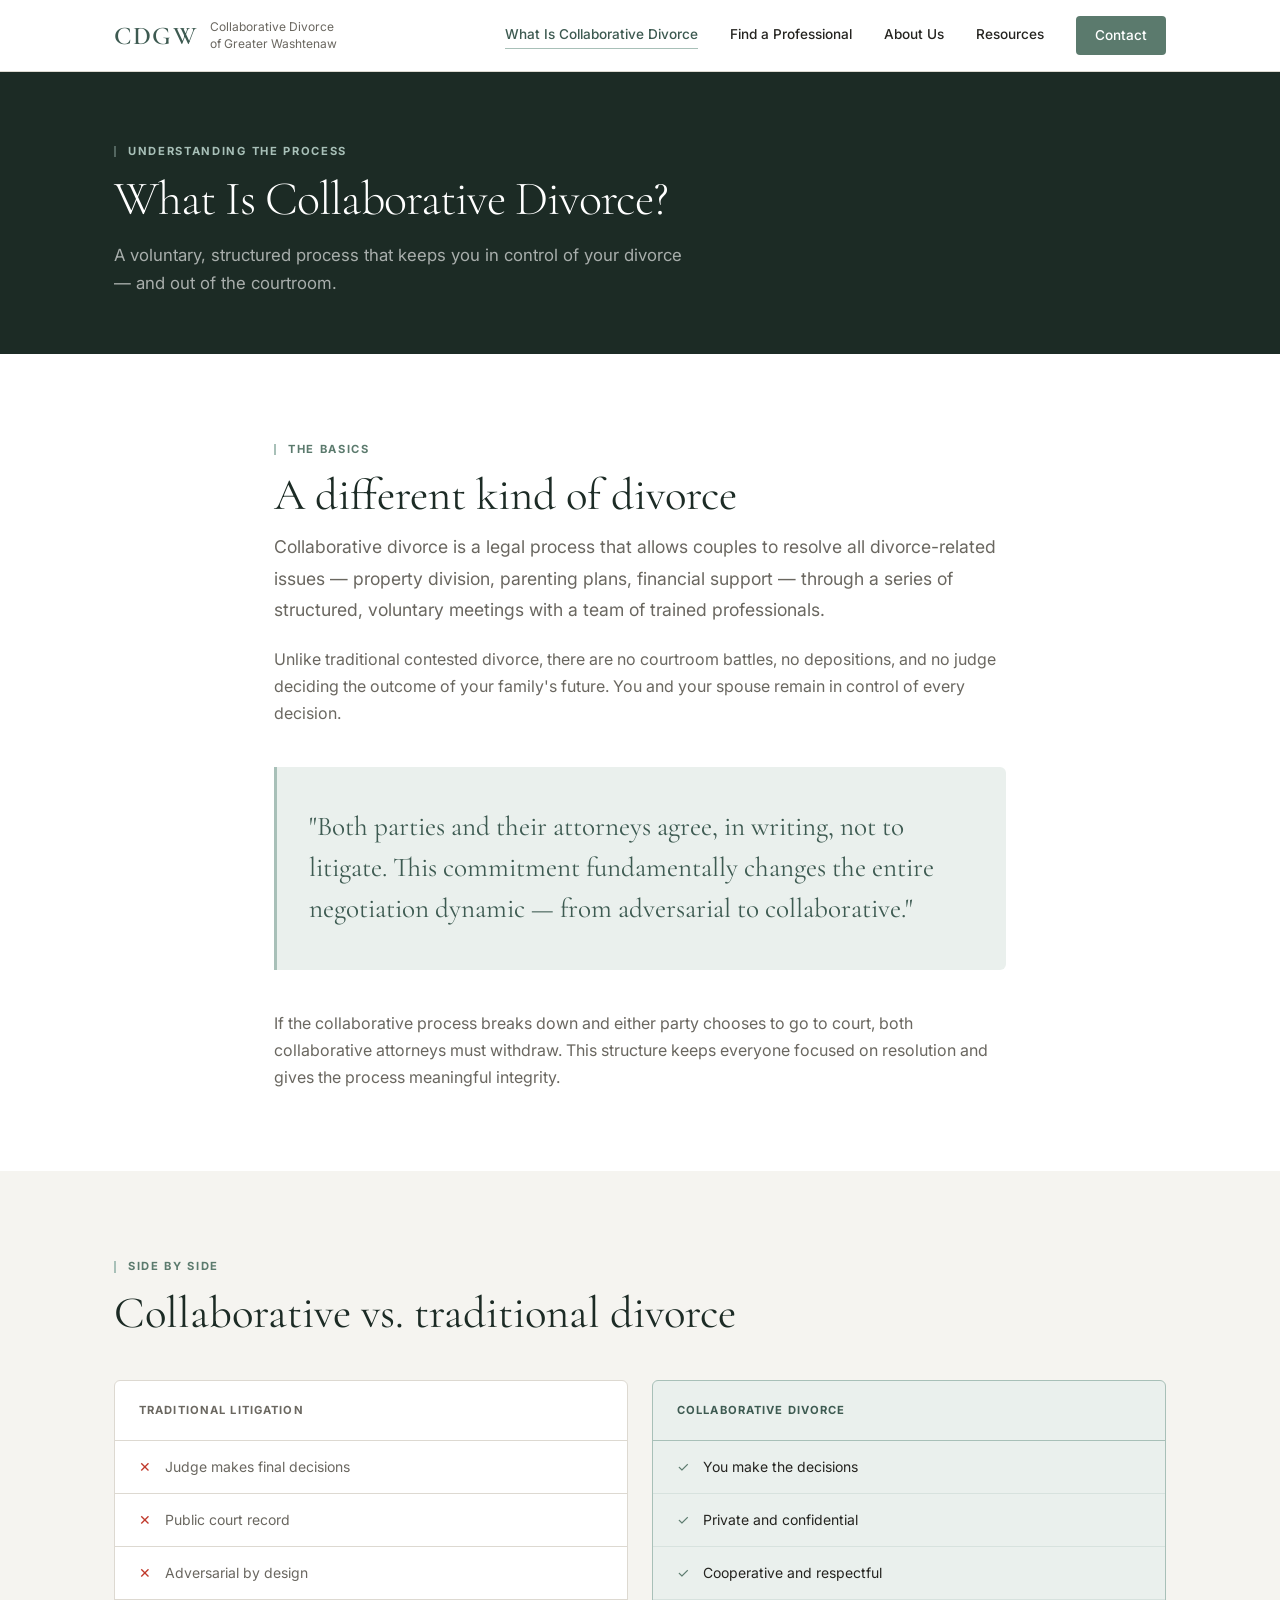
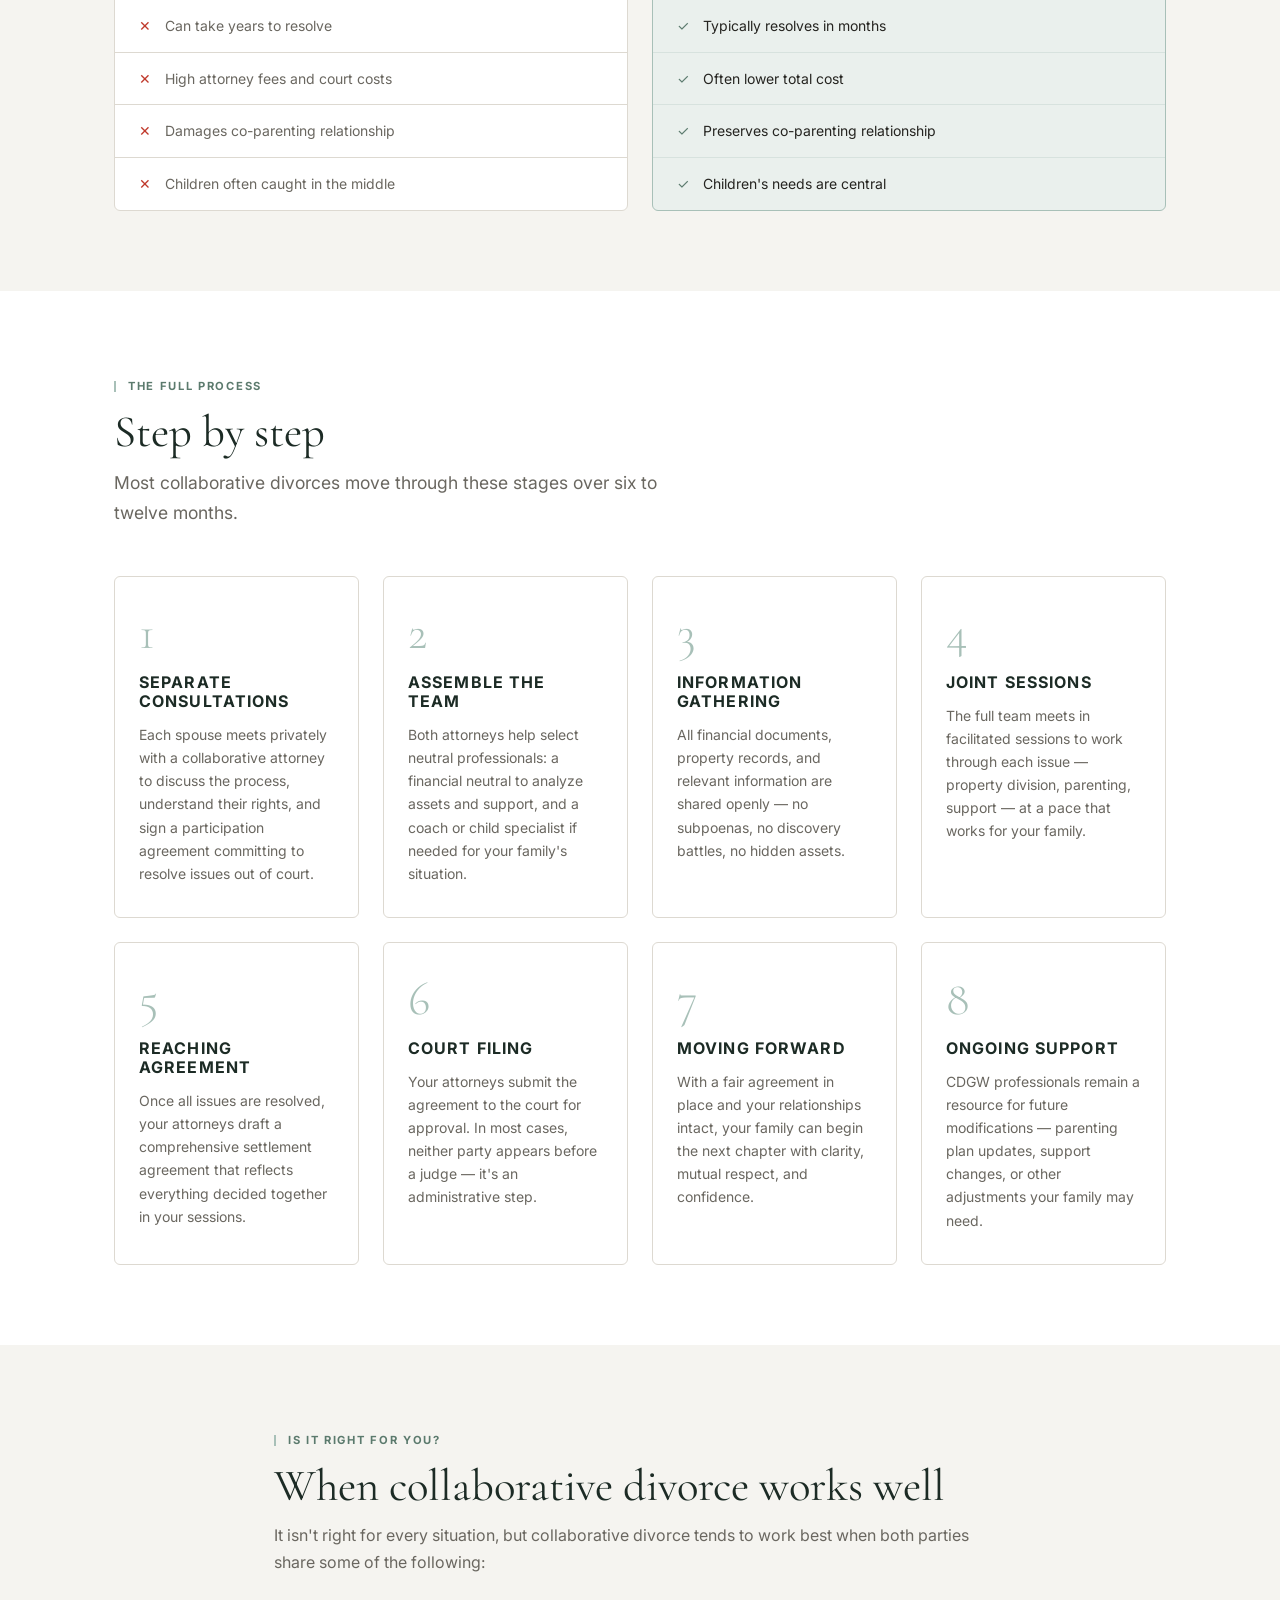
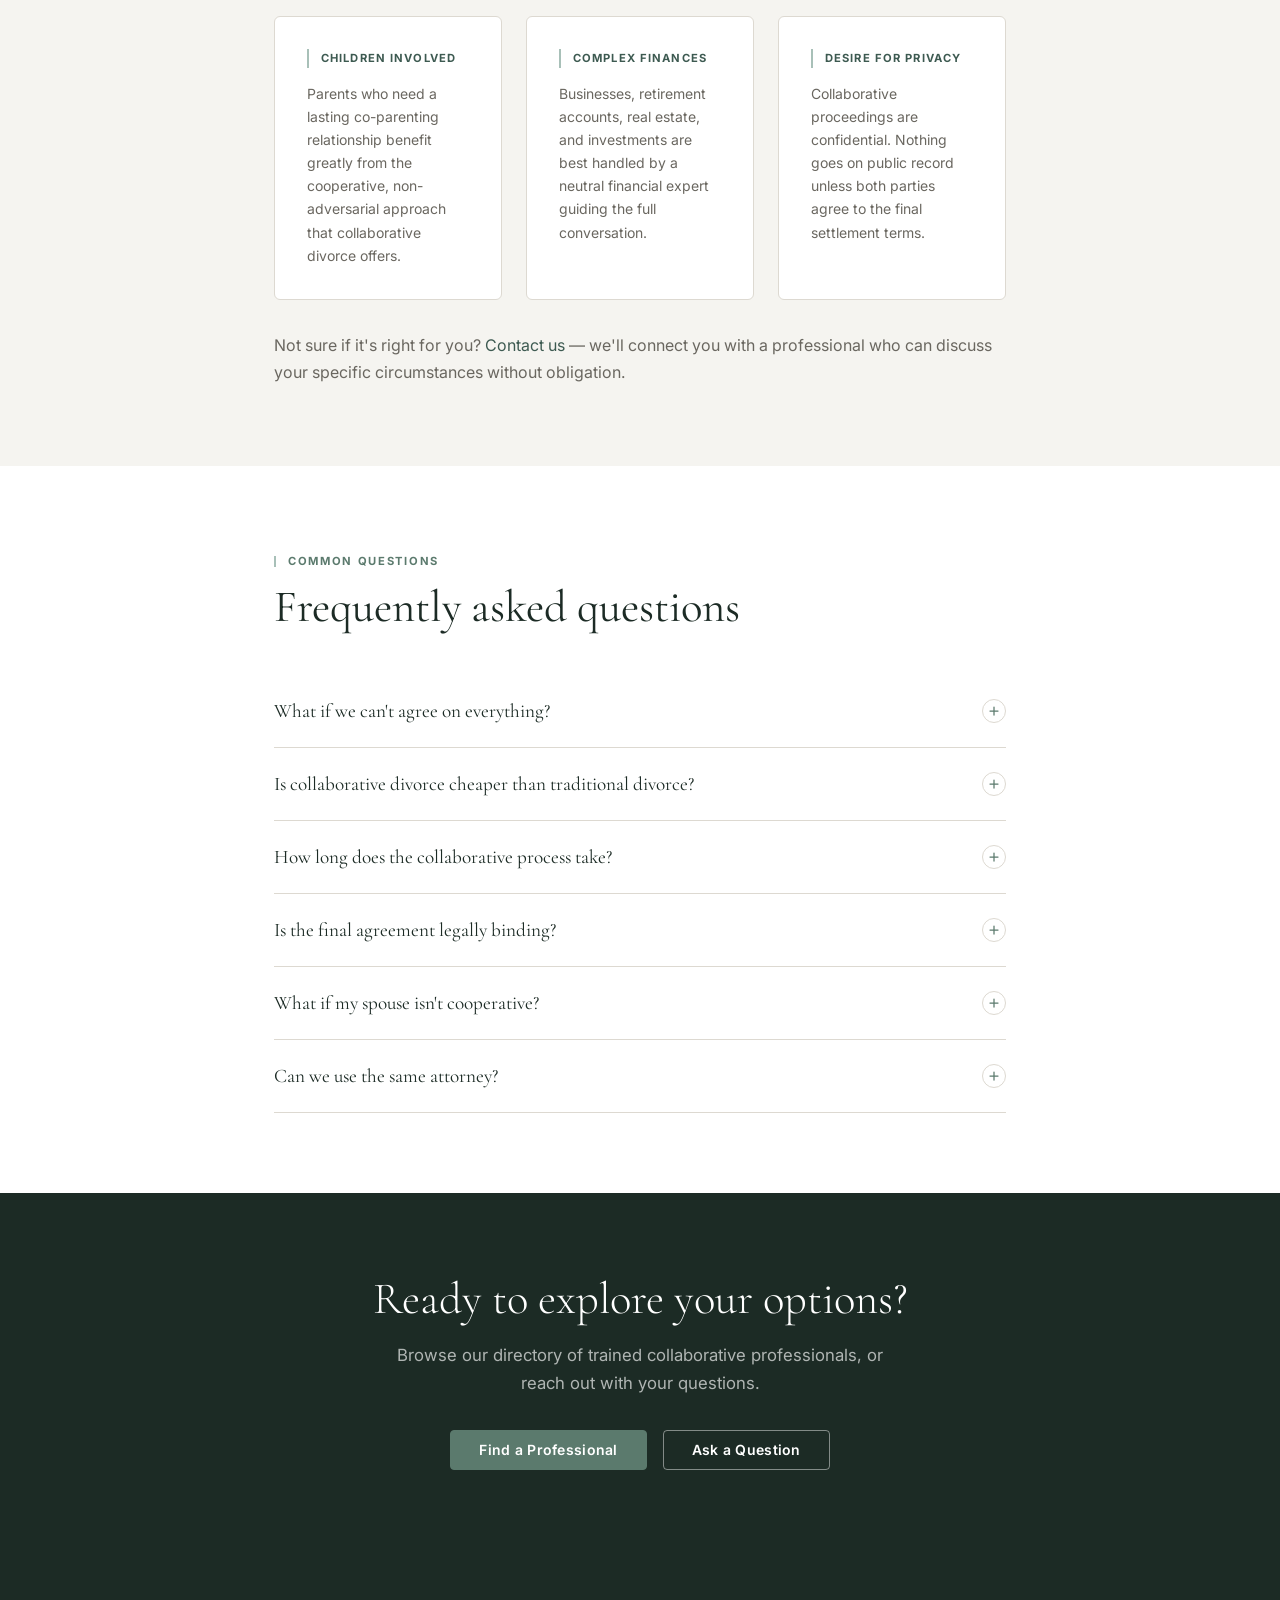
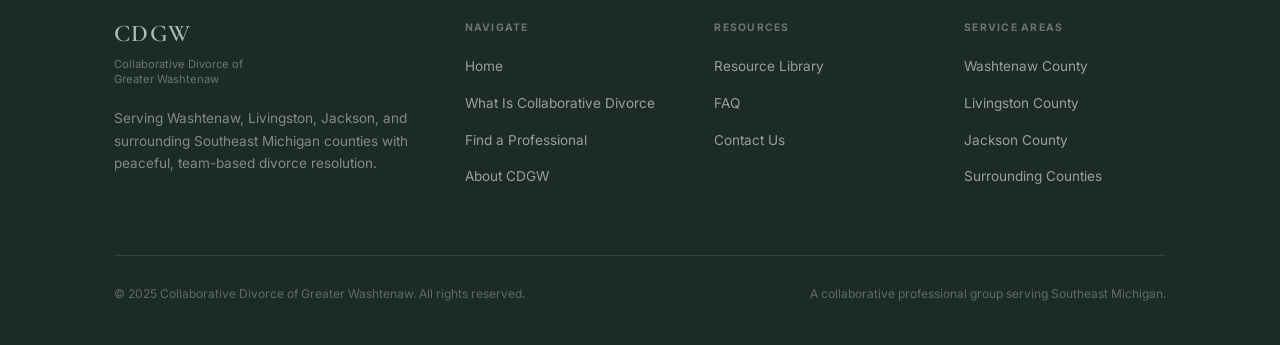
<file: what-is-collaborative-divorce.html>
<!DOCTYPE html>
<html lang="en">
<head>
  <meta charset="UTF-8">
  <meta name="viewport" content="width=device-width, initial-scale=1.0">
  <meta name="description" content="Learn what collaborative divorce is, how it works step by step, and whether it's right for your family. CDGW serves Southeast Michigan.">
  <title>What Is Collaborative Divorce — CDGW</title>
  <link rel="stylesheet" href="css/main.css">
</head>
<body>

<header class="site-header">
  <div class="wrap">
    <div class="header-inner">
      <a href="index.html" class="logo">
        <span class="logo-mark">CDGW</span>
        <span class="logo-name">Collaborative Divorce<br>of Greater Washtenaw</span>
      </a>
      <nav class="nav" id="main-nav" aria-label="Primary">
        <a href="what-is-collaborative-divorce.html">What Is Collaborative Divorce</a>
        <a href="our-team.html">Find a Professional</a>
        <a href="about.html">About Us</a>
        <a href="resources.html">Resources</a>
        <a href="contact.html" class="nav-cta">Contact</a>
      </nav>
      <button class="nav-toggle" id="nav-toggle" aria-label="Open menu" aria-expanded="false">
        <svg width="22" height="22" fill="none" viewBox="0 0 24 24" stroke="currentColor"><path stroke-linecap="round" stroke-linejoin="round" stroke-width="2" d="M4 6h16M4 12h16M4 18h16"/></svg>
      </button>
    </div>
  </div>
</header>

<section class="page-hero">
  <div class="wrap">
    <span class="eyebrow">Understanding the Process</span>
    <h1>What Is Collaborative Divorce?</h1>
    <p>A voluntary, structured process that keeps you in control of your divorce — and out of the courtroom.</p>
  </div>
</section>

<!-- DEFINITION -->
<section class="sec" style="background:var(--surface)">
  <div class="wrap" style="max-width:780px">
    <span class="eyebrow">The Basics</span>
    <h2 class="sec-title">A different kind of divorce</h2>
    <p style="font-size:1.1rem;color:var(--muted);line-height:1.8;margin-bottom:1.25rem">Collaborative divorce is a legal process that allows couples to resolve all divorce-related issues — property division, parenting plans, financial support — through a series of structured, voluntary meetings with a team of trained professionals.</p>
    <p style="color:var(--muted)">Unlike traditional contested divorce, there are no courtroom battles, no depositions, and no judge deciding the outcome of your family's future. You and your spouse remain in control of every decision.</p>

    <blockquote class="mission-quote">
      "Both parties and their attorneys agree, in writing, not to litigate. This commitment fundamentally changes the entire negotiation dynamic — from adversarial to collaborative."
    </blockquote>

    <p style="color:var(--muted)">If the collaborative process breaks down and either party chooses to go to court, both collaborative attorneys must withdraw. This structure keeps everyone focused on resolution and gives the process meaningful integrity.</p>
  </div>
</section>

<!-- COMPARISON -->
<section class="sec">
  <div class="wrap">
    <span class="eyebrow">Side by Side</span>
    <h2 class="sec-title">Collaborative vs. traditional divorce</h2>
    <div class="compare-grid">
      <div class="compare-col">
        <div class="compare-head">Traditional Litigation</div>
        <div class="compare-row"><span class="chk" style="color:#c0392b">✕</span> Judge makes final decisions</div>
        <div class="compare-row"><span class="chk" style="color:#c0392b">✕</span> Public court record</div>
        <div class="compare-row"><span class="chk" style="color:#c0392b">✕</span> Adversarial by design</div>
        <div class="compare-row"><span class="chk" style="color:#c0392b">✕</span> Can take years to resolve</div>
        <div class="compare-row"><span class="chk" style="color:#c0392b">✕</span> High attorney fees and court costs</div>
        <div class="compare-row"><span class="chk" style="color:#c0392b">✕</span> Damages co-parenting relationship</div>
        <div class="compare-row"><span class="chk" style="color:#c0392b">✕</span> Children often caught in the middle</div>
      </div>
      <div class="compare-col is-good">
        <div class="compare-head">Collaborative Divorce</div>
        <div class="compare-row"><span class="chk" style="color:var(--accent)">✓</span> You make the decisions</div>
        <div class="compare-row"><span class="chk" style="color:var(--accent)">✓</span> Private and confidential</div>
        <div class="compare-row"><span class="chk" style="color:var(--accent)">✓</span> Cooperative and respectful</div>
        <div class="compare-row"><span class="chk" style="color:var(--accent)">✓</span> Typically resolves in months</div>
        <div class="compare-row"><span class="chk" style="color:var(--accent)">✓</span> Often lower total cost</div>
        <div class="compare-row"><span class="chk" style="color:var(--accent)">✓</span> Preserves co-parenting relationship</div>
        <div class="compare-row"><span class="chk" style="color:var(--accent)">✓</span> Children's needs are central</div>
      </div>
    </div>
  </div>
</section>

<!-- STEP BY STEP -->
<section class="sec" style="background:var(--surface)" id="process">
  <div class="wrap">
    <span class="eyebrow">The Full Process</span>
    <h2 class="sec-title">Step by step</h2>
    <p class="sec-sub">Most collaborative divorces move through these stages over six to twelve months.</p>
    <div class="steps-grid">
      <div class="step">
        <div class="step-num">1</div>
        <h4>Separate Consultations</h4>
        <p>Each spouse meets privately with a collaborative attorney to discuss the process, understand their rights, and sign a participation agreement committing to resolve issues out of court.</p>
      </div>
      <div class="step">
        <div class="step-num">2</div>
        <h4>Assemble the Team</h4>
        <p>Both attorneys help select neutral professionals: a financial neutral to analyze assets and support, and a coach or child specialist if needed for your family's situation.</p>
      </div>
      <div class="step">
        <div class="step-num">3</div>
        <h4>Information Gathering</h4>
        <p>All financial documents, property records, and relevant information are shared openly — no subpoenas, no discovery battles, no hidden assets.</p>
      </div>
      <div class="step">
        <div class="step-num">4</div>
        <h4>Joint Sessions</h4>
        <p>The full team meets in facilitated sessions to work through each issue — property division, parenting, support — at a pace that works for your family.</p>
      </div>
    </div>
    <div class="steps-grid" style="margin-top:1.5rem">
      <div class="step">
        <div class="step-num">5</div>
        <h4>Reaching Agreement</h4>
        <p>Once all issues are resolved, your attorneys draft a comprehensive settlement agreement that reflects everything decided together in your sessions.</p>
      </div>
      <div class="step">
        <div class="step-num">6</div>
        <h4>Court Filing</h4>
        <p>Your attorneys submit the agreement to the court for approval. In most cases, neither party appears before a judge — it's an administrative step.</p>
      </div>
      <div class="step">
        <div class="step-num">7</div>
        <h4>Moving Forward</h4>
        <p>With a fair agreement in place and your relationships intact, your family can begin the next chapter with clarity, mutual respect, and confidence.</p>
      </div>
      <div class="step">
        <div class="step-num">8</div>
        <h4>Ongoing Support</h4>
        <p>CDGW professionals remain a resource for future modifications — parenting plan updates, support changes, or other adjustments your family may need.</p>
      </div>
    </div>
  </div>
</section>

<!-- WHO IS IT FOR -->
<section class="sec">
  <div class="wrap" style="max-width:780px">
    <span class="eyebrow">Is It Right for You?</span>
    <h2 class="sec-title">When collaborative divorce works well</h2>
    <p style="color:var(--muted);margin-bottom:2.5rem">It isn't right for every situation, but collaborative divorce tends to work best when both parties share some of the following:</p>
    <div class="values-grid" style="grid-template-columns:repeat(3,1fr)">
      <div class="value-card">
        <div class="value-title">Children Involved</div>
        <p>Parents who need a lasting co-parenting relationship benefit greatly from the cooperative, non-adversarial approach that collaborative divorce offers.</p>
      </div>
      <div class="value-card">
        <div class="value-title">Complex Finances</div>
        <p>Businesses, retirement accounts, real estate, and investments are best handled by a neutral financial expert guiding the full conversation.</p>
      </div>
      <div class="value-card">
        <div class="value-title">Desire for Privacy</div>
        <p>Collaborative proceedings are confidential. Nothing goes on public record unless both parties agree to the final settlement terms.</p>
      </div>
    </div>
    <p style="color:var(--muted);margin-top:2rem">Not sure if it's right for you? <a href="contact.html">Contact us</a> — we'll connect you with a professional who can discuss your specific circumstances without obligation.</p>
  </div>
</section>

<!-- FAQ -->
<section class="sec" style="background:var(--surface)" id="faq">
  <div class="wrap" style="max-width:780px">
    <span class="eyebrow">Common Questions</span>
    <h2 class="sec-title">Frequently asked questions</h2>
    <div class="faq-list">

      <div class="faq-item">
        <button class="faq-btn" aria-expanded="false">
          What if we can't agree on everything?
          <span class="faq-icon" aria-hidden="true"><svg width="12" height="12" fill="none" viewBox="0 0 24 24" stroke="currentColor"><path stroke-linecap="round" stroke-linejoin="round" stroke-width="2.5" d="M12 4v16m8-8H4"/></svg></span>
        </button>
        <div class="faq-answer">The collaborative process is designed with skilled facilitators who help couples work through disagreements. Most issues can be resolved with the guidance of the neutral professionals on your team. If the process does break down, you retain the right to pursue litigation — though both collaborative attorneys must withdraw at that point.</div>
      </div>

      <div class="faq-item">
        <button class="faq-btn" aria-expanded="false">
          Is collaborative divorce cheaper than traditional divorce?
          <span class="faq-icon" aria-hidden="true"><svg width="12" height="12" fill="none" viewBox="0 0 24 24" stroke="currentColor"><path stroke-linecap="round" stroke-linejoin="round" stroke-width="2.5" d="M12 4v16m8-8H4"/></svg></span>
        </button>
        <div class="faq-answer">It often is — especially when a contested divorce would involve prolonged litigation. Because the process is structured and focused on resolution, attorney time tends to be used more efficiently. Costs vary based on the complexity of your situation and the number of sessions needed.</div>
      </div>

      <div class="faq-item">
        <button class="faq-btn" aria-expanded="false">
          How long does the collaborative process take?
          <span class="faq-icon" aria-hidden="true"><svg width="12" height="12" fill="none" viewBox="0 0 24 24" stroke="currentColor"><path stroke-linecap="round" stroke-linejoin="round" stroke-width="2.5" d="M12 4v16m8-8H4"/></svg></span>
        </button>
        <div class="faq-answer">Most collaborative divorces resolve within 6 to 12 months, depending on complexity and scheduling. This is generally faster than contested litigation, which can take years. The timeline is largely in your hands — the process moves as quickly as both parties are ready to.</div>
      </div>

      <div class="faq-item">
        <button class="faq-btn" aria-expanded="false">
          Is the final agreement legally binding?
          <span class="faq-icon" aria-hidden="true"><svg width="12" height="12" fill="none" viewBox="0 0 24 24" stroke="currentColor"><path stroke-linecap="round" stroke-linejoin="round" stroke-width="2.5" d="M12 4v16m8-8H4"/></svg></span>
        </button>
        <div class="faq-answer">Yes. The final agreement is a legal settlement approved by a court and carries full legal weight — just like a court order. The difference is that you negotiated every term of it. The court simply confirms it is complete and fair.</div>
      </div>

      <div class="faq-item">
        <button class="faq-btn" aria-expanded="false">
          What if my spouse isn't cooperative?
          <span class="faq-icon" aria-hidden="true"><svg width="12" height="12" fill="none" viewBox="0 0 24 24" stroke="currentColor"><path stroke-linecap="round" stroke-linejoin="round" stroke-width="2.5" d="M12 4v16m8-8H4"/></svg></span>
        </button>
        <div class="faq-answer">Collaborative divorce requires both parties to participate voluntarily and in good faith. If your spouse is unwilling to engage constructively, this process may not be appropriate. A collaborative attorney can help you assess whether it's viable given your circumstances, with no obligation.</div>
      </div>

      <div class="faq-item">
        <button class="faq-btn" aria-expanded="false">
          Can we use the same attorney?
          <span class="faq-icon" aria-hidden="true"><svg width="12" height="12" fill="none" viewBox="0 0 24 24" stroke="currentColor"><path stroke-linecap="round" stroke-linejoin="round" stroke-width="2.5" d="M12 4v16m8-8H4"/></svg></span>
        </button>
        <div class="faq-answer">No. Each party must have their own independent collaborative attorney to ensure both spouses receive proper legal advice and that each party's interests are fully represented throughout the process.</div>
      </div>

    </div>
  </div>
</section>

<div class="cta-band">
  <div class="wrap">
    <h2>Ready to explore your options?</h2>
    <p>Browse our directory of trained collaborative professionals, or reach out with your questions.</p>
    <div class="btns">
      <a href="our-team.html" class="btn btn-primary">Find a Professional</a>
      <a href="contact.html" class="btn btn-ghost">Ask a Question</a>
    </div>
  </div>
</div>

<footer class="site-footer">
  <div class="wrap">
    <div class="footer-grid">
      <div class="footer-logo">
        <span class="logo-mark">CDGW</span>
        <div class="logo-name">Collaborative Divorce of Greater Washtenaw</div>
        <p>Serving Washtenaw, Livingston, Jackson, and surrounding Southeast Michigan counties with peaceful, team-based divorce resolution.</p>
      </div>
      <div class="footer-col"><h5>Navigate</h5><ul><li><a href="index.html">Home</a></li><li><a href="what-is-collaborative-divorce.html">What Is Collaborative Divorce</a></li><li><a href="our-team.html">Find a Professional</a></li><li><a href="about.html">About CDGW</a></li></ul></div>
      <div class="footer-col"><h5>Resources</h5><ul><li><a href="resources.html">Resource Library</a></li><li><a href="resources.html#faq">FAQ</a></li><li><a href="contact.html">Contact Us</a></li></ul></div>
      <div class="footer-col"><h5>Service Areas</h5><ul><li><a href="#">Washtenaw County</a></li><li><a href="#">Livingston County</a></li><li><a href="#">Jackson County</a></li><li><a href="#">Surrounding Counties</a></li></ul></div>
    </div>
    <div class="footer-bottom">
      <span>&copy; 2025 Collaborative Divorce of Greater Washtenaw. All rights reserved.</span>
      <span>A collaborative professional group serving Southeast Michigan.</span>
    </div>
  </div>
</footer>

<script src="js/main.js"></script>
</body>
</html>
</file>
<file: css/main.css>
/* ============================================================
   CDGW — Collaborative Divorce of Greater Washtenaw
   Design tokens: slate + linen + sage
   Signature: thin sage left-border rule on section labels;
              large italic serif drop-cap in hero
   ============================================================ */

@import url('https://fonts.googleapis.com/css2?family=Cormorant+Garamond:ital,wght@0,300;0,400;0,600;1,300;1,400;1,600&family=Inter:wght@400;500;600;700&display=swap');

/* --- TOKENS --- */
:root {
  --bg:           #F5F4F0;
  --surface:      #FFFFFF;
  --border:       #DDD9D1;
  --text:         #252420;
  --muted:        #6A6760;
  --accent:       #5B7A6D;
  --accent-light: #EAF0ED;
  --accent-dark:  #3D5A51;
  --rule:         #A8C0B8;
  --head:         #1C2B25;

  --serif:  'Cormorant Garamond', Georgia, serif;
  --sans:   'Inter', system-ui, -apple-system, sans-serif;

  --w: 1100px;
  --r: 4px;
  --t: 200ms ease;
}

/* --- RESET --- */
*, *::before, *::after { box-sizing: border-box; margin: 0; padding: 0; }
html { font-size: 16px; scroll-behavior: smooth; }
body { font-family: var(--sans); font-size: 1rem; line-height: 1.7; color: var(--text); background: var(--bg); -webkit-font-smoothing: antialiased; }
img { max-width: 100%; height: auto; display: block; }
a { color: var(--accent-dark); text-decoration: none; transition: color var(--t); }
a:hover { color: var(--accent); }
ul { list-style: none; }
button { font-family: var(--sans); cursor: pointer; }

/* --- LAYOUT --- */
.wrap { max-width: var(--w); margin: 0 auto; padding: 0 1.5rem; }
.sec { padding: 5rem 0; }
.sec-sm { padding: 3rem 0; }
.sec-lg { padding: 7rem 0; }

/* --- TYPOGRAPHY --- */
h1,h2,h3,h4,h5 { font-family: var(--serif); color: var(--head); line-height: 1.2; }
h1 { font-size: clamp(2.2rem, 5vw, 3.8rem); font-weight: 300; letter-spacing: -.02em; }
h2 { font-size: clamp(1.8rem, 3.5vw, 2.8rem); font-weight: 400; }
h3 { font-size: clamp(1.4rem, 2.5vw, 2rem); font-weight: 400; }
h4 { font-family: var(--sans); font-size: 1rem; font-weight: 700; text-transform: uppercase; letter-spacing: .07em; color: var(--accent-dark); }
p { margin-bottom: 1rem; }
p:last-child { margin-bottom: 0; }

/* Signature element: left-rule label */
.eyebrow {
  display: inline-block;
  font-family: var(--sans);
  font-size: .7rem;
  font-weight: 700;
  letter-spacing: .15em;
  text-transform: uppercase;
  color: var(--accent);
  padding-left: .75rem;
  border-left: 2px solid var(--rule);
  margin-bottom: .875rem;
  line-height: 1;
}

.sec-title { margin-bottom: .5rem; }
.sec-sub { color: var(--muted); font-size: 1.1rem; max-width: 560px; margin-bottom: 3rem; }

/* --- BUTTONS --- */
.btn {
  display: inline-flex; align-items: center; gap: .5rem;
  font-family: var(--sans); font-size: .875rem; font-weight: 600;
  letter-spacing: .02em; padding: .75rem 1.75rem;
  border-radius: var(--r); border: 1.5px solid transparent;
  transition: all var(--t); text-decoration: none; line-height: 1;
}
.btn-primary { background: var(--accent); color: #fff; border-color: var(--accent); }
.btn-primary:hover { background: var(--accent-dark); border-color: var(--accent-dark); color: #fff; }
.btn-ghost { background: transparent; color: #fff; border-color: rgba(255,255,255,.45); }
.btn-ghost:hover { background: rgba(255,255,255,.1); color: #fff; }
.btn-outline { background: transparent; color: var(--accent-dark); border-color: var(--accent); }
.btn-outline:hover { background: var(--accent-light); }
.btn-sm { padding: .5rem 1.2rem; font-size: .8rem; }

/* --- HEADER --- */
.site-header {
  position: sticky; top: 0; z-index: 100;
  background: rgba(255,255,255,.96);
  backdrop-filter: blur(10px);
  border-bottom: 1px solid var(--border);
  padding: 1rem 0;
}
.header-inner { display: flex; align-items: center; justify-content: space-between; gap: 2rem; }

.logo { display: flex; align-items: center; gap: .75rem; text-decoration: none; }
.logo-mark {
  font-family: var(--serif); font-size: 1.6rem; font-weight: 600;
  color: var(--accent-dark); letter-spacing: .06em; line-height: 1;
}
.logo-name { font-size: .75rem; color: var(--muted); line-height: 1.35; max-width: 170px; }

.nav { display: flex; align-items: center; gap: 2rem; }
.nav a {
  font-size: .85rem; font-weight: 500; color: var(--text);
  padding-bottom: 2px; border-bottom: 1.5px solid transparent;
  transition: all var(--t);
}
.nav a:hover, .nav a.active { color: var(--accent-dark); border-bottom-color: var(--rule); }
.nav a.nav-cta {
  background: var(--accent); color: #fff;
  padding: .5rem 1.2rem; border-radius: var(--r);
  border-bottom: none;
}
.nav a.nav-cta:hover { background: var(--accent-dark); }

.nav-toggle { display: none; background: none; border: none; color: var(--text); padding: .25rem; }

/* --- HERO --- */
.hero {
  background: var(--head);
  color: #fff;
  padding: 6rem 0 5rem;
  position: relative;
  overflow: hidden;
}
.hero::after {
  content: '';
  position: absolute; inset: 0;
  background: radial-gradient(ellipse at 80% 50%, rgba(91,122,109,.18) 0%, transparent 65%);
  pointer-events: none;
}
.hero-grid { display: grid; grid-template-columns: 1fr 1fr; gap: 4rem; align-items: center; position: relative; z-index: 1; }
.hero-eyebrow { color: var(--rule); border-left-color: rgba(168,192,184,.5); margin-bottom: 1.25rem; }
.hero h1 { color: #fff; margin-bottom: 1.5rem; }
.hero h1 em { font-style: italic; color: var(--rule); }
.hero-lead { font-size: 1.1rem; color: rgba(255,255,255,.72); line-height: 1.75; margin-bottom: 2rem; }
.hero-actions { display: flex; gap: 1rem; flex-wrap: wrap; }

.hero-panel {
  background: rgba(255,255,255,.06);
  border: 1px solid rgba(255,255,255,.12);
  border-radius: 8px;
  padding: 2.5rem;
}
.hero-panel-label {
  font-size: .7rem; font-weight: 700; letter-spacing: .12em;
  text-transform: uppercase; color: var(--rule); opacity: .8;
  margin-bottom: 1.5rem;
}
.panel-items { display: flex; flex-direction: column; gap: 1.25rem; }
.panel-item { display: flex; align-items: flex-start; gap: .875rem; }
.panel-dot { width: 8px; height: 8px; border-radius: 50%; background: var(--rule); margin-top: .5rem; flex-shrink: 0; }
.panel-item-title { font-family: var(--sans); font-size: .875rem; font-weight: 600; color: rgba(255,255,255,.9); margin-bottom: .2rem; }
.panel-item-desc { font-size: .8rem; color: rgba(255,255,255,.5); line-height: 1.55; }

/* --- PAGE HERO (inner pages) --- */
.page-hero { background: var(--head); color: #fff; padding: 4rem 0 3.5rem; }
.page-hero .eyebrow { color: var(--rule); border-left-color: rgba(168,192,184,.4); }
.page-hero h1 { color: #fff; font-size: clamp(1.8rem, 4vw, 3rem); margin-bottom: .75rem; }
.page-hero p { color: rgba(255,255,255,.62); font-size: 1.05rem; max-width: 580px; margin-bottom: 0; }

/* --- INTRO BAND --- */
.intro-band {
  background: var(--accent-light);
  border-top: 1px solid var(--rule);
  border-bottom: 1px solid var(--rule);
  padding: 4.5rem 0;
}
.intro-band-inner { display: grid; grid-template-columns: 1fr 1.6fr; gap: 5rem; align-items: center; }
.intro-quote {
  font-family: var(--serif); font-size: clamp(1.4rem, 2.5vw, 1.9rem);
  font-weight: 400; color: var(--accent-dark); line-height: 1.4;
}
.intro-body p { font-size: 1.05rem; color: var(--muted); line-height: 1.8; }

/* --- PROCESS STEPS --- */
.steps-grid { display: grid; grid-template-columns: repeat(4, 1fr); gap: 1.5rem; margin-top: 3rem; }
.step {
  background: var(--surface); border: 1px solid var(--border); border-radius: 6px;
  padding: 2rem 1.5rem; position: relative;
}
.step-num {
  font-family: var(--serif); font-size: 3rem; font-weight: 300;
  color: var(--rule); line-height: 1; margin-bottom: 1rem;
}
.step h4 { margin-bottom: .75rem; color: var(--head); }
.step p { font-size: .875rem; color: var(--muted); line-height: 1.65; margin-bottom: 0; }

/* --- ROLE CARDS --- */
.roles-grid { display: grid; grid-template-columns: repeat(3, 1fr); gap: 1.5rem; margin-top: 2.5rem; }
.role-card {
  background: var(--surface); border: 1px solid var(--border); border-radius: 6px;
  padding: 2rem; transition: border-color var(--t), box-shadow var(--t);
}
.role-card:hover { border-color: var(--rule); box-shadow: 0 4px 20px rgba(0,0,0,.06); }
.role-icon {
  width: 42px; height: 42px; background: var(--accent-light);
  border-radius: var(--r); display: flex; align-items: center;
  justify-content: center; color: var(--accent-dark); margin-bottom: 1.25rem;
}
.role-card p { font-size: .875rem; color: var(--muted); line-height: 1.65; margin-bottom: 0; }

/* --- DIRECTORY --- */
.dir-group { margin-bottom: 4rem; }
.dir-group:last-child { margin-bottom: 0; }
.dir-group-label {
  display: inline-flex; align-items: center; gap: .75rem;
  font-size: .7rem; font-weight: 700; letter-spacing: .14em;
  text-transform: uppercase; color: var(--accent-dark);
  background: var(--accent-light); border-left: 3px solid var(--accent);
  padding: .5rem 1rem .5rem .875rem;
  border-radius: 0 var(--r) var(--r) 0; margin-bottom: 2rem;
}
.dir-grid { display: grid; grid-template-columns: repeat(3, 1fr); gap: 1.5rem; }

.member-card {
  background: var(--surface); border: 1px solid var(--border); border-radius: 6px;
  overflow: hidden; transition: box-shadow var(--t), border-color var(--t);
}
.member-card:hover { box-shadow: 0 6px 24px rgba(0,0,0,.08); border-color: var(--rule); }
.member-photo { width: 100%; aspect-ratio: 1/1; object-fit: cover; }
.member-avatar {
  width: 100%; aspect-ratio: 1/1; background: var(--accent-light);
  display: flex; align-items: center; justify-content: center;
}
.member-avatar svg { color: var(--rule); }
.member-body { padding: 1.5rem; }
.member-name { font-family: var(--serif); font-size: 1.25rem; font-weight: 600; color: var(--head); margin-bottom: .15rem; }
.member-title-tag { font-size: .7rem; font-weight: 700; text-transform: uppercase; letter-spacing: .08em; color: var(--accent); margin-bottom: .875rem; }
.member-bio { font-size: .85rem; color: var(--muted); line-height: 1.6; margin-bottom: 1rem; }
.member-firm { font-size: .875rem; font-weight: 600; color: var(--text); margin-bottom: 1rem; }
.member-links { display: flex; flex-direction: column; gap: .5rem; padding-top: 1rem; border-top: 1px solid var(--border); }
.member-links a { display: flex; align-items: center; gap: .5rem; font-size: .8rem; color: var(--muted); }
.member-links a:hover { color: var(--accent-dark); }
.member-links a svg { flex-shrink: 0; }

/* --- COMPARISON TABLE --- */
.compare-grid { display: grid; grid-template-columns: 1fr 1fr; gap: 1.5rem; margin-top: 2.5rem; }
.compare-col {
  background: var(--surface); border: 1px solid var(--border); border-radius: 6px; overflow: hidden;
}
.compare-col.is-good { background: var(--accent-light); border-color: var(--rule); }
.compare-head {
  padding: 1.25rem 1.5rem;
  border-bottom: 1px solid var(--border);
  font-size: .7rem; font-weight: 700; letter-spacing: .1em;
  text-transform: uppercase; color: var(--muted);
}
.compare-col.is-good .compare-head { color: var(--accent-dark); border-bottom-color: var(--rule); }
.compare-row {
  display: flex; align-items: center; gap: .875rem;
  padding: .875rem 1.5rem;
  border-bottom: 1px solid var(--border);
  font-size: .875rem; color: var(--muted);
}
.compare-col.is-good .compare-row { border-bottom-color: rgba(168,192,184,.3); color: var(--text); }
.compare-row:last-child { border-bottom: none; }
.chk { flex-shrink: 0; font-size: .875rem; }

/* --- FAQ --- */
.faq-list { margin-top: 2.5rem; }
.faq-item { border-bottom: 1px solid var(--border); }
.faq-btn {
  display: flex; justify-content: space-between; align-items: center;
  width: 100%; background: none; border: none; text-align: left;
  padding: 1.5rem 0; gap: 1rem; cursor: pointer;
  font-family: var(--serif); font-size: 1.2rem; font-weight: 400; color: var(--head);
  transition: color var(--t);
}
.faq-btn:hover { color: var(--accent-dark); }
.faq-icon {
  flex-shrink: 0; width: 24px; height: 24px;
  border: 1px solid var(--border); border-radius: 50%;
  display: flex; align-items: center; justify-content: center;
  color: var(--accent); transition: transform var(--t), background var(--t);
}
.faq-item.open .faq-icon { transform: rotate(45deg); background: var(--accent-light); }
.faq-answer { display: none; padding-bottom: 1.5rem; font-size: .95rem; color: var(--muted); line-height: 1.78; max-width: 680px; }
.faq-item.open .faq-answer { display: block; }

/* --- MISSION BLOCKQUOTE --- */
.mission-quote {
  font-family: var(--serif); font-size: clamp(1.3rem, 2.5vw, 1.7rem); font-weight: 400;
  color: var(--accent-dark); line-height: 1.5;
  padding: 2.5rem 2.5rem 2.5rem 2rem;
  border-left: 3px solid var(--rule);
  background: var(--accent-light);
  border-radius: 0 6px 6px 0;
  margin: 2.5rem 0;
}

/* --- VALUES GRID --- */
.values-grid { display: grid; grid-template-columns: repeat(3, 1fr); gap: 1.5rem; margin-top: 2.5rem; }
.value-card {
  background: var(--surface); border: 1px solid var(--border); border-radius: 6px; padding: 2rem;
}
.value-title {
  font-size: .7rem; font-weight: 700; text-transform: uppercase; letter-spacing: .1em;
  color: var(--accent-dark); padding-left: .75rem; border-left: 2px solid var(--rule);
  margin-bottom: .875rem;
}
.value-card p { font-size: .875rem; color: var(--muted); line-height: 1.65; margin-bottom: 0; }

/* --- RESOURCES --- */
.resource-item {
  display: flex; gap: 1.5rem; align-items: flex-start;
  background: var(--surface); border: 1px solid var(--border); border-radius: 6px;
  padding: 2rem; margin-bottom: 1rem;
  transition: border-color var(--t);
}
.resource-item:hover { border-color: var(--rule); }
.resource-icon {
  flex-shrink: 0; width: 44px; height: 44px; background: var(--accent-light);
  border-radius: var(--r); display: flex; align-items: center; justify-content: center;
  color: var(--accent-dark);
}
.resource-body h4 { margin-bottom: .4rem; }
.resource-body p { font-size: .875rem; color: var(--muted); margin-bottom: .875rem; }

/* --- AREAS --- */
.areas-wrap { display: flex; flex-wrap: wrap; gap: .75rem; margin-top: 2rem; }
.area-tag {
  padding: .5rem 1rem; background: var(--surface); border: 1px solid var(--border);
  border-radius: var(--r); font-size: .875rem; color: var(--muted);
}

/* --- CONTACT --- */
.contact-layout { display: grid; grid-template-columns: 1fr 1.6fr; gap: 5rem; align-items: start; }
.contact-aside h3 { margin-bottom: 1rem; }
.contact-aside p { color: var(--muted); margin-bottom: 1.5rem; }
.tip-box {
  background: var(--accent-light); border: 1px solid var(--rule); border-radius: 6px;
  padding: 1.5rem; margin-top: 2rem;
}
.tip-box h5 { font-family: var(--sans); font-size: .8rem; font-weight: 700; text-transform: uppercase; letter-spacing: .08em; color: var(--accent-dark); margin-bottom: .5rem; }
.tip-box p { font-size: .875rem; color: var(--muted); margin-bottom: .875rem; }

.contact-form-wrap {
  background: var(--surface); border: 1px solid var(--border); border-radius: 8px; padding: 2.5rem;
}
.form-row { display: grid; grid-template-columns: 1fr 1fr; gap: 1rem; }
.form-group { margin-bottom: 1.25rem; }
.form-group label { display: block; font-size: .8rem; font-weight: 600; color: var(--text); margin-bottom: .4rem; }
.form-group label .req { color: var(--accent); }
.form-group input,
.form-group select,
.form-group textarea {
  width: 100%; padding: .75rem 1rem;
  border: 1px solid var(--border); border-radius: var(--r);
  background: var(--bg); font-family: var(--sans); font-size: .95rem; color: var(--text);
  transition: border-color var(--t), background var(--t);
  appearance: none; -webkit-appearance: none;
}
.form-group input:focus,
.form-group select:focus,
.form-group textarea:focus { outline: none; border-color: var(--accent); background: var(--surface); }
.form-group textarea { resize: vertical; min-height: 110px; }
.form-note { font-size: .75rem; color: var(--muted); margin-bottom: 1.25rem; line-height: 1.5; }
.form-success {
  text-align: center; padding: 3rem 1rem;
}
.form-success .check-circle {
  width: 52px; height: 52px; background: var(--accent-light); border-radius: 50%;
  display: flex; align-items: center; justify-content: center;
  margin: 0 auto 1.25rem; color: var(--accent);
}
.form-success h3 { margin-bottom: .5rem; font-size: 1.5rem; }
.form-success p { color: var(--muted); }
.form-error {
  background: #fef2f2; border: 1px solid #fca5a5; border-radius: var(--r);
  padding: .875rem 1rem; margin-bottom: 1.25rem; font-size: .875rem; color: #991b1b;
}

/* --- CTA BAND --- */
.cta-band { background: var(--head); text-align: center; padding: 5rem 0; }
.cta-band h2 { color: #fff; font-weight: 300; margin-bottom: .875rem; }
.cta-band p { color: rgba(255,255,255,.65); font-size: 1.05rem; max-width: 520px; margin: 0 auto 2rem; }
.cta-band .btns { display: flex; gap: 1rem; justify-content: center; flex-wrap: wrap; }

/* --- FOOTER --- */
.site-footer { background: var(--head); color: rgba(255,255,255,.6); padding: 4.5rem 0 2.5rem; }
.footer-grid { display: grid; grid-template-columns: 1.5fr 1fr 1fr 1fr; gap: 3rem; margin-bottom: 3.5rem; }
.footer-logo .logo-mark { color: var(--rule); font-size: 1.5rem; }
.footer-logo .logo-name { color: rgba(255,255,255,.35); margin-top: .5rem; font-size: .7rem; }
.footer-logo p { color: rgba(255,255,255,.45); font-size: .85rem; line-height: 1.65; margin-top: 1.25rem; }
.footer-col h5 { font-family: var(--sans); font-size: .65rem; font-weight: 700; letter-spacing: .12em; text-transform: uppercase; color: rgba(255,255,255,.35); margin-bottom: 1.1rem; }
.footer-col ul li { margin-bottom: .6rem; }
.footer-col ul a { font-size: .85rem; color: rgba(255,255,255,.55); transition: color var(--t); }
.footer-col ul a:hover { color: var(--rule); }
.footer-bottom { padding-top: 1.75rem; border-top: 1px solid rgba(255,255,255,.1); display: flex; justify-content: space-between; align-items: center; font-size: .75rem; color: rgba(255,255,255,.3); }

/* --- MOBILE NAV OPEN STATE --- */
@media (max-width: 768px) {
  .nav { display: none; flex-direction: column; align-items: flex-start; gap: 1.25rem; position: fixed; top: 65px; left: 0; right: 0; background: var(--surface); border-bottom: 1px solid var(--border); padding: 1.5rem; z-index: 99; }
  .nav.open { display: flex; }
  .nav a { font-size: 1rem; }
  .nav-toggle { display: block; }
  .header-inner { flex-wrap: wrap; }
}

/* --- RESPONSIVE --- */
@media (max-width: 1024px) {
  .hero-grid { grid-template-columns: 1fr; }
  .hero-panel { display: none; }
  .steps-grid { grid-template-columns: repeat(2, 1fr); }
  .footer-grid { grid-template-columns: 1fr 1fr; }
  .intro-band-inner { grid-template-columns: 1fr; gap: 2rem; }
}
@media (max-width: 768px) {
  .sec { padding: 3.5rem 0; }
  .sec-lg { padding: 4.5rem 0; }
  .roles-grid { grid-template-columns: 1fr; }
  .dir-grid { grid-template-columns: 1fr; }
  .compare-grid { grid-template-columns: 1fr; }
  .values-grid { grid-template-columns: 1fr; }
  .steps-grid { grid-template-columns: 1fr; }
  .contact-layout { grid-template-columns: 1fr; }
  .footer-grid { grid-template-columns: 1fr; gap: 2rem; }
  .footer-bottom { flex-direction: column; gap: .5rem; text-align: center; }
  .form-row { grid-template-columns: 1fr; }
  .hero-actions { flex-direction: column; align-items: flex-start; }
  .cta-band .btns { flex-direction: column; align-items: center; }
}
@media (prefers-reduced-motion: reduce) { *, *::before, *::after { transition-duration: .01ms !important; animation-duration: .01ms !important; } }
</file>
